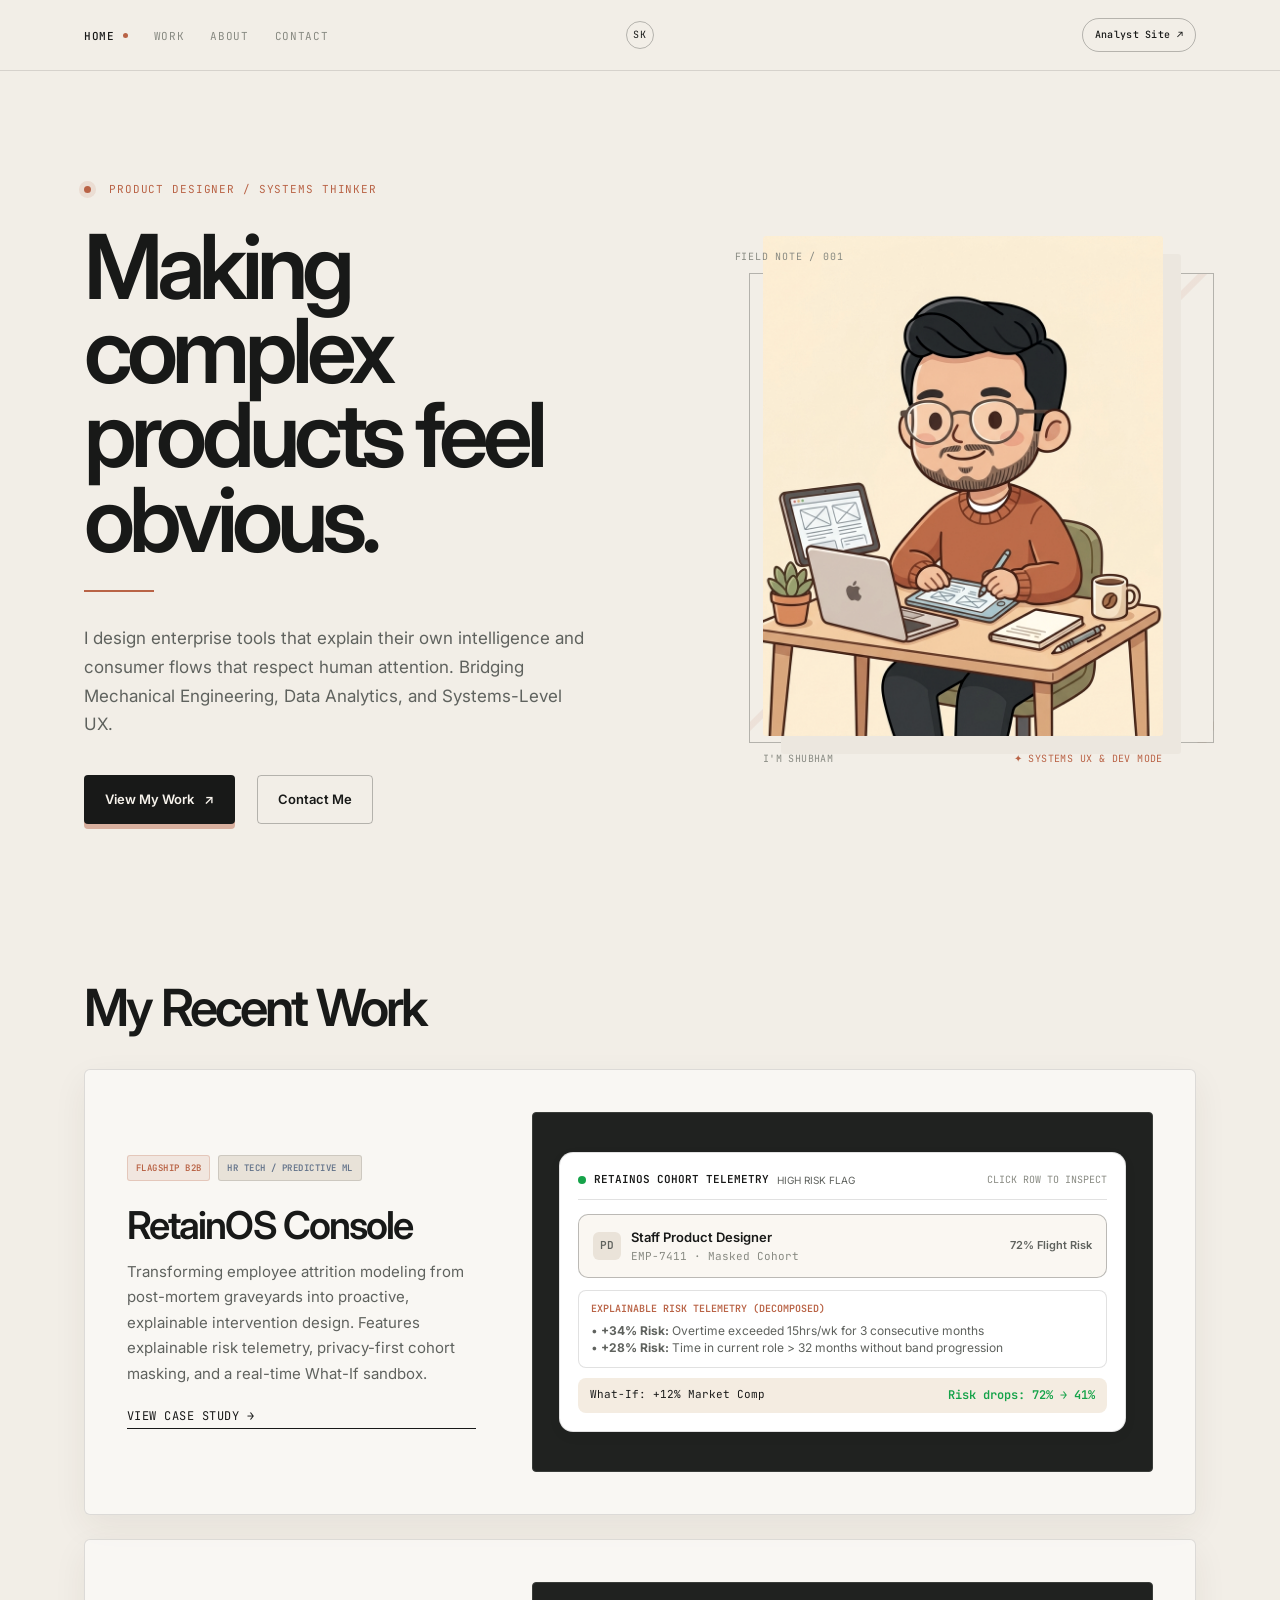
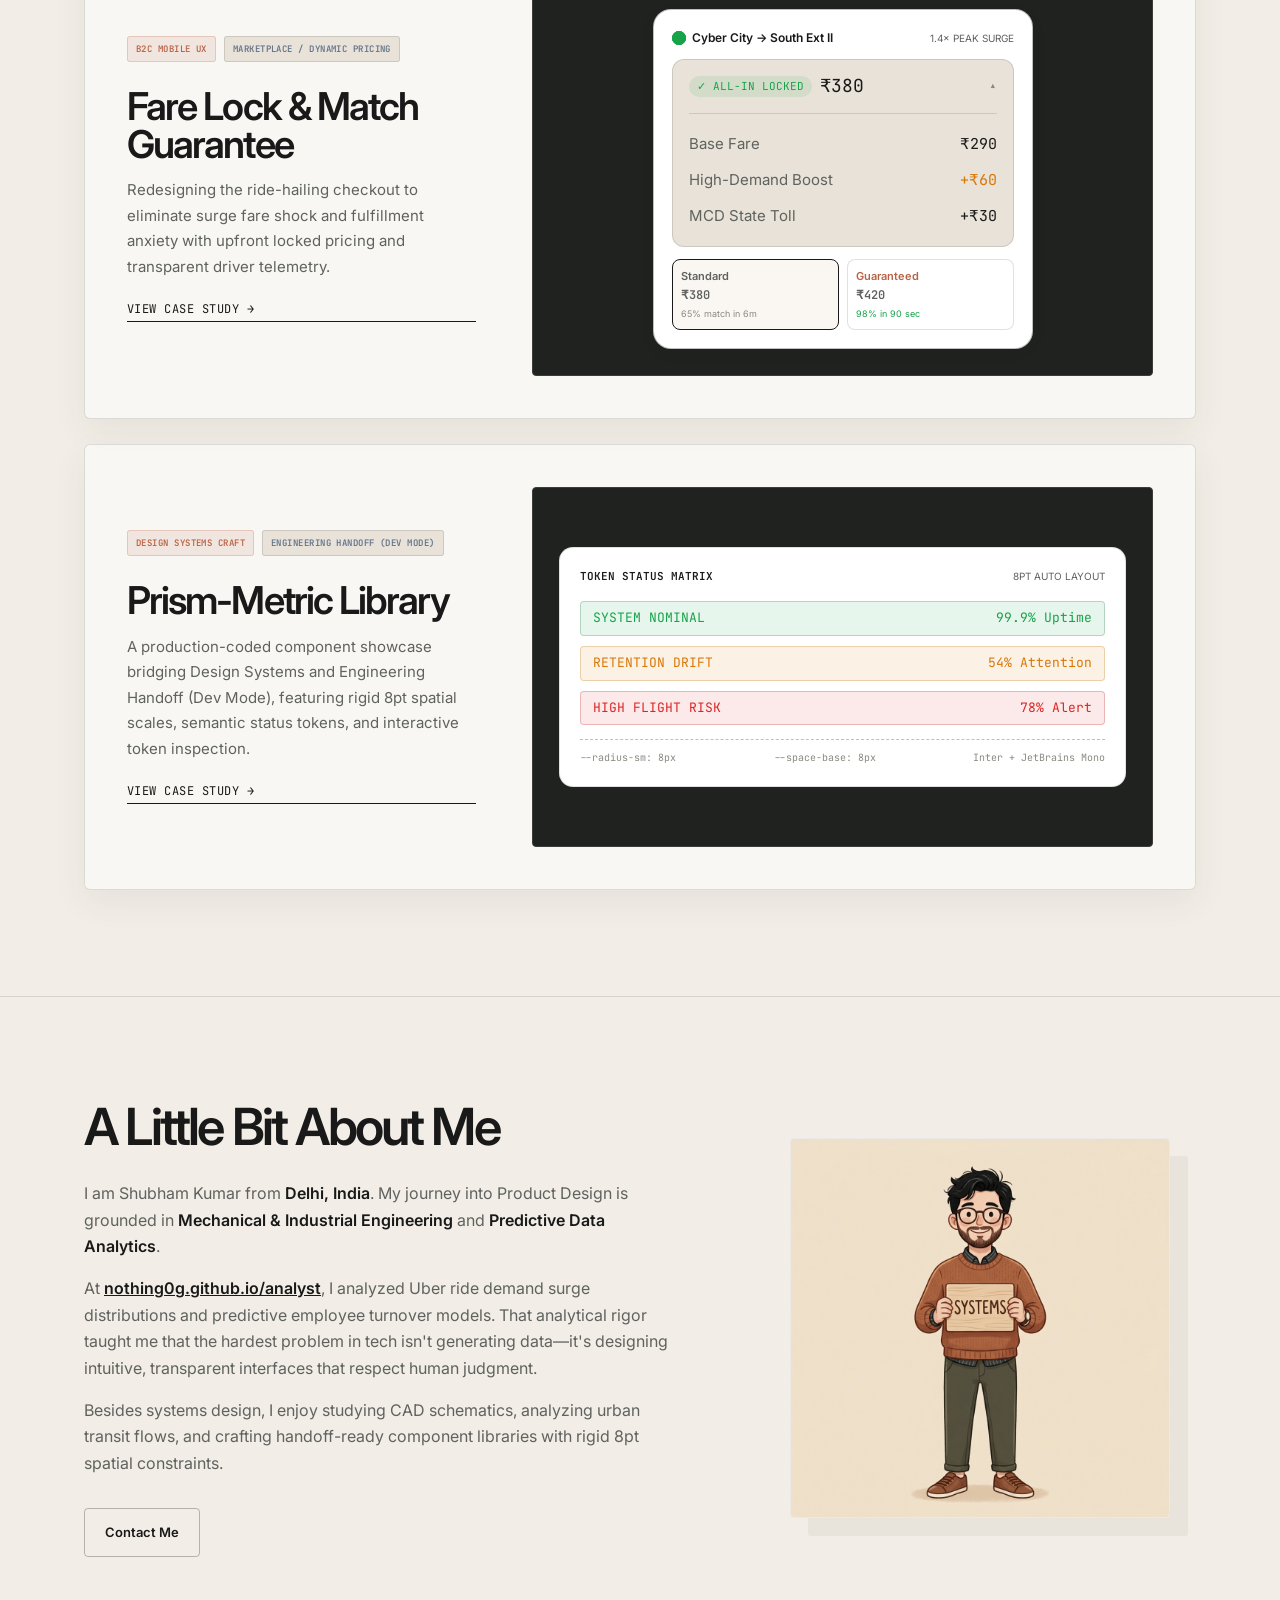
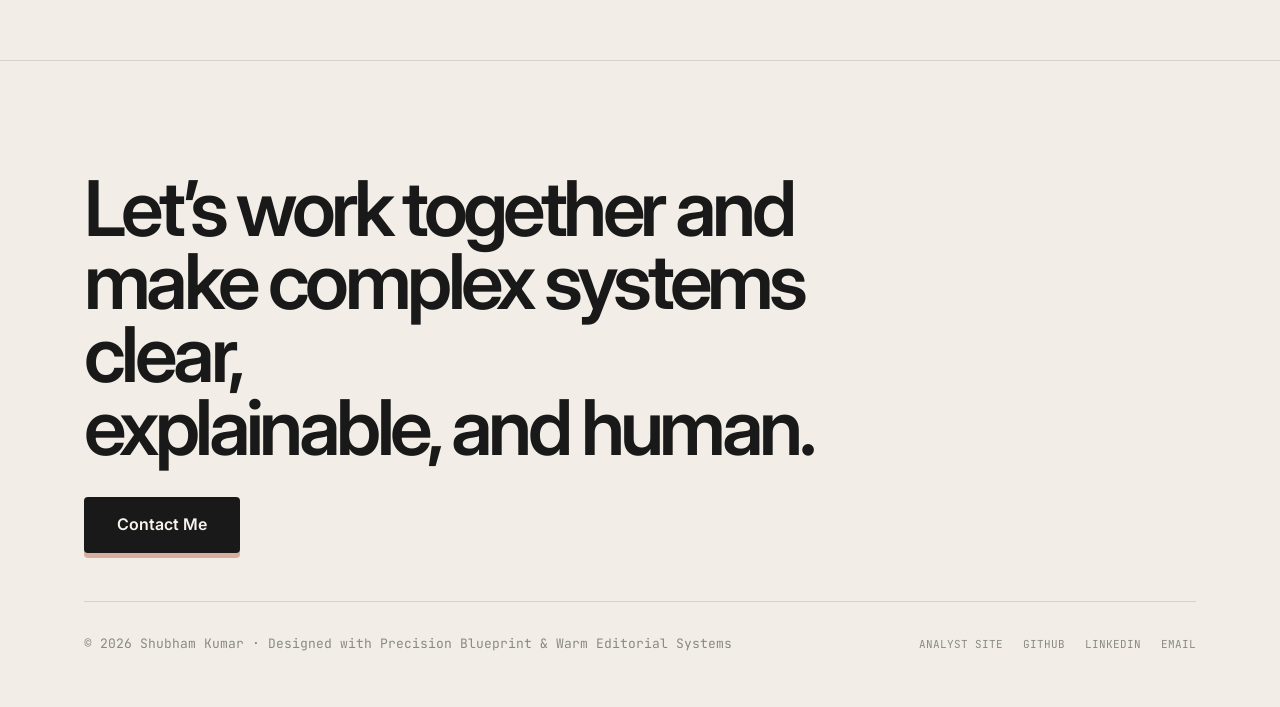
<file: index.html>
<!DOCTYPE html>
<html lang="en">
<head>
  <meta charset="UTF-8">
  <meta name="viewport" content="width=device-width, initial-scale=1.0">
  <title>Shubham Kumar — Product Designer & Systems Architect</title>
  <meta name="description" content="Portfolio of Shubham Kumar, Product Designer bridging Mechanical/Industrial Engineering, Data Analytics, and Systems-Level UX Design.">
  <link rel="stylesheet" href="css/design-system.css">
  <link rel="stylesheet" href="css/components.css">
  <link rel="stylesheet" href="css/animations.css">
  <link rel="stylesheet" href="css/prototypes.css">
  <link rel="stylesheet" href="css/premium.css">
</head>
<body>

  <!-- ==========================================================================
       1. NAVIGATION (Simple & Clean)
       ========================================================================== -->
  <header class="site-nav">
    <div class="container nav-inner">
      <nav>
        <ul class="nav-links">
          <li><a href="#home" class="nav-link active">Home</a></li>
          <li><a href="#work" class="nav-link">Work</a></li>
          <li><a href="#about" class="nav-link">About</a></li>
          <li><a href="#contact" class="nav-link">Contact</a></li>
        </ul>
      </nav>

      <div class="nav-right-actions">
        <a href="https://nothing0g.github.io/analyst/" target="_blank" rel="noopener" class="nav-analyst-btn">
          Analyst Site ↗
        </a>
      </div>
    </div>
  </header>

  <!-- ==========================================================================
       2. HERO SECTION (With Floating Badges & Animations)
       ========================================================================== -->
  <section id="home" class="hero-section">
    <div class="container hero-grid">
      
      <!-- Left Content Column -->
      <div class="reveal-on-scroll is-visible">
        <div class="hero-pill-tag">
          <span aria-hidden="true"></span>
          <span>Product designer / systems thinker</span>
        </div>

        <h1 class="hero-headline">
          Making complex products<br>
          feel obvious.
        </h1>

        <p class="hero-subtext">
          I design enterprise tools that explain their own intelligence and consumer flows that respect human attention. Bridging Mechanical Engineering, Data Analytics, and Systems-Level UX.
        </p>

        <div class="hero-cta-group">
          <a href="#work" class="btn-primary">
            <span>View My Work</span>
            <span aria-hidden="true">↗</span>
          </a>
          <a href="#contact" class="btn-secondary">
            Contact Me
          </a>
        </div>
      </div>

      <!-- Right Visual Column (Floating Avatar & Animated Badges) -->
      <div class="hero-avatar-wrapper reveal-on-scroll is-visible delay-1">
        
        <!-- Floating Pill 1 -->
        <div class="floating-pill pill-top-left">
          <span aria-hidden="true">01</span>
          <span>8pt Auto Layout</span>
        </div>

        <!-- Floating Pill 2 -->
        <div class="floating-pill pill-top-right">
          <span aria-hidden="true">02</span>
          <span>Explainable ML</span>
        </div>

        <!-- Floating Pill 3 -->
        <div class="floating-pill pill-bottom-right">
          <span aria-hidden="true">03</span>
          <span>Systems UX</span>
        </div>

        <img src="assets/shubham_hero_avatar.jpg" alt="Shubham Kumar - Product Designer" class="hero-avatar-img">
        <div class="hero-avatar-caption">
          <span>I'm Shubham</span>
          <span>✦ Systems UX & Dev Mode</span>
        </div>
      </div>

    </div>
  </section>

  <!-- ==========================================================================
       3. "MY RECENT WORK" SECTION (Stacked Cards with 3D Hover & Shimmer)
       ========================================================================== -->
  <section id="work" class="work-section">
    <div class="container">
      <h2 class="section-title reveal-on-scroll">My Recent Work</h2>

      <div class="work-cards-stack">

        <!-- WORK CARD 1: RETAINOS (B2B FLAGSHIP) -->
        <article class="work-card reveal-on-scroll" data-tilt>
          <div class="work-card-info">
            <div class="work-card-pill-row">
              <span class="work-badge highlight">Flagship B2B</span>
              <span class="work-badge">HR Tech / Predictive ML</span>
            </div>
            
            <h3 class="work-card-title">RetainOS Console</h3>
            
            <p class="work-card-desc">
              Transforming employee attrition modeling from post-mortem graveyards into proactive, explainable intervention design. Features explainable risk telemetry, privacy-first cohort masking, and a real-time What-If sandbox.
            </p>

            <a href="#/retainos" class="work-card-link open-case-study" data-study="retainos">
              View Case Study →
            </a>
          </div>

          <!-- Native Embedded Interactive Component Preview -->
          <div class="work-card-preview-container">
            <div style="background: #FFFFFF; border-radius: 14px; border: 1px solid var(--hairline); padding: 18px; box-shadow: 0 4px 16px rgba(0,0,0,0.03);">
              
              <!-- Mini Header -->
              <div style="display: flex; justify-content: space-between; align-items: center; margin-bottom: 14px; padding-bottom: 10px; border-bottom: 1px solid var(--hairline);">
                <div style="display: flex; align-items: center; gap: 8px;">
                  <span class="status-dot-pulse" style="width: 8px; height: 8px; border-radius: 50%; background: var(--status-nominal); display: inline-block;"></span>
                  <span style="font-family: var(--font-mono); font-size: 11px; font-weight: 600; color: var(--ink-primary);">RETAINOS COHORT TELEMETRY</span>
                  <span class="mono-chip critical" style="font-size: 10px;">HIGH RISK FLAG</span>
                </div>
                <span style="font-family: var(--font-mono); font-size: 10px; color: var(--ink-tertiary);">CLICK ROW TO INSPECT</span>
              </div>

              <!-- Interactive Cohort Table Row -->
              <div id="hero-retainos-row" style="background: #FAF7F2; border: 1px solid var(--hairline-strong); border-radius: 10px; padding: 12px 14px; cursor: pointer; transition: all 0.2s ease; margin-bottom: 12px;">
                <div style="display: flex; justify-content: space-between; align-items: center;">
                  <div style="display: flex; align-items: center; gap: 10px;">
                    <div style="width: 28px; height: 28px; border-radius: 6px; background: #EAE3D9; display: flex; align-items: center; justify-content: center; font-family: var(--font-mono); font-size: 11px; font-weight: 600;">PD</div>
                    <div>
                      <div style="font-size: 13px; font-weight: 600; color: var(--ink-primary);">Staff Product Designer</div>
                      <div style="font-family: var(--font-mono); font-size: 11px; color: var(--ink-tertiary);">EMP-7411 · Masked Cohort</div>
                    </div>
                  </div>
                  <span class="mono-chip critical" style="font-size: 11px; font-weight: 600;">72% Flight Risk</span>
                </div>
              </div>

              <!-- Explainable Risk Drivers (Anti-Black-Box UI) -->
              <div style="background: #FFFFFF; border: 1px solid var(--hairline); border-radius: 8px; padding: 10px 12px; margin-bottom: 10px;">
                <div style="font-family: var(--font-mono); font-size: 10px; color: var(--accent-copper); font-weight: 600; margin-bottom: 6px; text-transform: uppercase;">
                  Explainable Risk Telemetry (Decomposed)
                </div>
                <div style="font-size: 12px; color: var(--ink-secondary); line-height: 1.4;">
                  • <strong>+34% Risk:</strong> Overtime exceeded 15hrs/wk for 3 consecutive months<br>
                  • <strong>+28% Risk:</strong> Time in current role &gt; 32 months without band progression
                </div>
              </div>

              <!-- Live What-If Sandbox Preview -->
              <div style="display: flex; justify-content: space-between; align-items: center; background: #F4ECE1; border-radius: 8px; padding: 8px 12px; font-size: 12px;">
                <span style="font-family: var(--font-mono); font-size: 11px; color: var(--ink-primary);">What-If: +12% Market Comp</span>
                <span style="font-family: var(--font-mono); font-weight: 600; color: var(--status-nominal);">Risk drops: 72% → 41%</span>
              </div>

            </div>
          </div>
        </article>

        <!-- WORK CARD 2: UBER FARE LOCK (B2C MOBILE UX) -->
        <article class="work-card reveal-on-scroll delay-1" data-tilt>
          <div class="work-card-info">
            <div class="work-card-pill-row">
              <span class="work-badge highlight">B2C Mobile UX</span>
              <span class="work-badge">Marketplace / Dynamic Pricing</span>
            </div>
            
            <h3 class="work-card-title">Fare Lock & Match Guarantee</h3>
            
            <p class="work-card-desc">
              Redesigning the ride-hailing checkout to eliminate surge fare shock and fulfillment anxiety with upfront locked pricing and transparent driver telemetry.
            </p>

            <a href="#/uber" class="work-card-link open-case-study" data-study="uber">
              View Case Study →
            </a>
          </div>

          <!-- Native Embedded Interactive Component Preview -->
          <div class="work-card-preview-container">
            <div style="max-width: 380px; margin: 0 auto; width: 100%; background: #FFFFFF; border-radius: 18px; border: 1px solid var(--hairline-strong); padding: 18px; box-shadow: 0 4px 16px rgba(0,0,0,0.04);">
              
              <div style="display: flex; justify-content: space-between; align-items: center; margin-bottom: 12px;">
                <div style="display: flex; align-items: center; gap: 6px;">
                  <span class="radar-sonar-emitter"></span>
                  <span style="font-size: 12px; font-weight: 600; color: var(--ink-primary);">Cyber City → South Ext II</span>
                </div>
                <span class="mono-chip warning" style="font-size: 10px;">1.4× PEAK SURGE</span>
              </div>

              <!-- Interactive Expandable Fare Pill -->
              <div id="card-uber-fare-pill" class="uber-fare-pill-card expanded" style="margin-bottom: 12px; cursor: pointer;">
                <div class="fare-pill-summary-row">
                  <div class="fare-pill-left">
                    <span class="fare-pill-tag">✓ ALL-IN LOCKED</span>
                    <span class="fare-pill-amount">₹380</span>
                  </div>
                  <span class="fare-pill-chevron">▾</span>
                </div>
                <div class="fare-breakdown-details" style="display: block;">
                  <div class="breakdown-line-item">
                    <span>Base Fare</span>
                    <span class="amt">₹290</span>
                  </div>
                  <div class="breakdown-line-item">
                    <span>High-Demand Boost</span>
                    <span class="amt" style="color: var(--status-warning);">+₹60</span>
                  </div>
                  <div class="breakdown-line-item">
                    <span>MCD State Toll</span>
                    <span class="amt">+₹30</span>
                  </div>
                </div>
              </div>

              <!-- 2-Tier Fulfillment Confidence Selector -->
              <div style="display: grid; grid-template-columns: 1fr 1fr; gap: 8px;">
                <div style="border: 1.5px solid var(--btn-primary-bg); background: #FAF7F2; border-radius: 8px; padding: 8px; text-align: left;">
                  <div style="font-size: 11px; font-weight: 600;">Standard</div>
                  <div style="font-family: var(--font-mono); font-size: 12px; font-weight: 600;">₹380</div>
                  <div style="font-size: 9px; color: var(--ink-tertiary); margin-top: 2px;">65% match in 6m</div>
                </div>
                <div style="border: 1px solid var(--hairline); background: #FFFFFF; border-radius: 8px; padding: 8px; text-align: left;">
                  <div style="font-size: 11px; font-weight: 600; color: var(--accent-copper);">Guaranteed</div>
                  <div style="font-family: var(--font-mono); font-size: 12px; font-weight: 600;">₹420</div>
                  <div style="font-size: 9px; color: var(--status-nominal); margin-top: 2px;">98% in 90 sec</div>
                </div>
              </div>

            </div>
          </div>
        </article>

        <!-- WORK CARD 3: PRISM-METRIC (DESIGN SYSTEMS CRAFT) -->
        <article class="work-card reveal-on-scroll delay-2" data-tilt>
          <div class="work-card-info">
            <div class="work-card-pill-row">
              <span class="work-badge highlight">Design Systems Craft</span>
              <span class="work-badge">Engineering Handoff (Dev Mode)</span>
            </div>
            
            <h3 class="work-card-title">Prism-Metric Library</h3>
            
            <p class="work-card-desc">
              A production-coded component showcase bridging Design Systems and Engineering Handoff (Dev Mode), featuring rigid 8pt spatial scales, semantic status tokens, and interactive token inspection.
            </p>

            <a href="#/prism" class="work-card-link open-case-study" data-study="prism">
              View Case Study →
            </a>
          </div>

          <!-- Native Embedded Interactive Component Preview -->
          <div class="work-card-preview-container">
            <div style="background: #FFFFFF; border-radius: 14px; border: 1px solid var(--hairline); padding: 20px;">
              
              <div style="display: flex; justify-content: space-between; align-items: center; margin-bottom: 16px;">
                <span style="font-family: var(--font-mono); font-size: 11px; font-weight: 600; color: var(--ink-primary);">TOKEN STATUS MATRIX</span>
                <span class="mono-chip copper" style="font-size: 10px;">8PT AUTO LAYOUT</span>
              </div>

              <div style="display: flex; flex-direction: column; gap: 10px;">
                <div class="prism-status-badge nominal comfortable" style="justify-content: space-between; width: 100%;">
                  <span>SYSTEM NOMINAL</span>
                  <span>99.9% Uptime</span>
                </div>
                <div class="prism-status-badge warning comfortable" style="justify-content: space-between; width: 100%;">
                  <span>RETENTION DRIFT</span>
                  <span>54% Attention</span>
                </div>
                <div class="prism-status-badge critical comfortable" style="justify-content: space-between; width: 100%;">
                  <span>HIGH FLIGHT RISK</span>
                  <span>78% Alert</span>
                </div>
              </div>

              <div style="margin-top: 14px; padding-top: 10px; border-top: 1px dashed var(--hairline-strong); display: flex; justify-content: space-between; font-family: var(--font-mono); font-size: 10px; color: var(--ink-tertiary);">
                <span>--radius-sm: 8px</span>
                <span>--space-base: 8px</span>
                <span>Inter + JetBrains Mono</span>
              </div>

            </div>
          </div>
        </article>

      </div>
    </div>
  </section>

  <!-- ==========================================================================
       4. "A LITTLE BIT ABOUT ME" SECTION (Exact 2-Column Structure)
       ========================================================================== -->
  <section id="about" class="about-section">
    <div class="container about-grid">
      
      <!-- Left Editorial Story -->
      <div class="about-text-content reveal-on-scroll">
        <h2 class="section-title">A Little Bit About Me</h2>
        
        <div class="about-paragraphs">
          <p>
            I am Shubham Kumar from <strong>Delhi, India</strong>. My journey into Product Design is grounded in <strong>Mechanical & Industrial Engineering</strong> and <strong>Predictive Data Analytics</strong>.
          </p>
          <p>
            At <a href="https://nothing0g.github.io/analyst/" target="_blank" rel="noopener" style="text-decoration: underline; color: var(--btn-primary-bg); font-weight: 600;">nothing0g.github.io/analyst</a>, I analyzed Uber ride demand surge distributions and predictive employee turnover models. That analytical rigor taught me that the hardest problem in tech isn't generating data—it's designing intuitive, transparent interfaces that respect human judgment.
          </p>
          <p>
            Besides systems design, I enjoy studying CAD schematics, analyzing urban transit flows, and crafting handoff-ready component libraries with rigid 8pt spatial constraints.
          </p>
        </div>

        <a href="#contact" class="btn-secondary">
          Contact Me
        </a>
      </div>

      <!-- Right Visual Column (Standing Character Illustration) -->
      <div class="reveal-on-scroll delay-1">
        <img src="assets/shubham_about_avatar.jpg" alt="Shubham Kumar holding SYSTEMS sign" class="about-avatar-img">
      </div>

    </div>
  </section>

  <!-- ==========================================================================
       5. FOOTER / "LET'S WORK TOGETHER..." SECTION
       ========================================================================== -->
  <footer id="contact" class="footer-cta-section">
    <div class="container">
      
      <h2 class="footer-headline reveal-on-scroll">
        Let’s work together and<br>
        make complex systems clear,<br>
        explainable, and human.
      </h2>

      <div class="reveal-on-scroll delay-1">
        <a href="mailto:shubham1sure@gmail.com" class="btn-primary" style="padding: 14px 32px; font-size: 16px;">
          Contact Me
        </a>
      </div>

      <div class="footer-bottom-bar reveal-on-scroll delay-2">
        <div style="font-family: var(--font-mono); font-size: 13px; color: var(--ink-tertiary);">
          © 2026 Shubham Kumar · Designed with Precision Blueprint & Warm Editorial Systems
        </div>

        <div class="footer-social-links">
          <a href="https://nothing0g.github.io/analyst/" target="_blank" rel="noopener" class="social-icon-link">
            <span>🌐</span> Analyst Site
          </a>
          <a href="https://github.com/nothing0g" target="_blank" rel="noopener" class="social-icon-link">
            <span>💻</span> GitHub
          </a>
          <a href="https://www.linkedin.com/in/shubham-kumar-diff/" target="_blank" rel="noopener" class="social-icon-link">
            <span>💼</span> LinkedIn
          </a>
          <a href="mailto:shubham1sure@gmail.com" class="social-icon-link">
            <span>✉️</span> Email
          </a>
        </div>
      </div>

    </div>
  </footer>

  <!-- ==========================================================================
       6. CASE STUDY DEEP DIVE MODALS (Natively Integrated)
       ========================================================================== -->
  
  <!-- RETAINOS MODAL -->
  <div id="modal-retainos" class="case-study-modal">
    <div class="modal-content-container">
      <div class="modal-close-bar">
        <span style="font-family: var(--font-serif); font-size: 18px; font-weight: 700; color: var(--ink-primary);">
          RetainOS: Enterprise Retention & Intervention Console
        </span>
        <button class="modal-close-btn" data-close-modal>
          Close Case Study ✕
        </button>
      </div>

      <div class="modal-body">
        
        <!-- Case Study Header -->
        <div style="margin-bottom: 32px; border-bottom: 1px solid var(--hairline); padding-bottom: 24px;">
          <span class="mono-chip critical" style="margin-bottom: 12px;">Case Study 01 — B2B Enterprise</span>
          <h1 style="font-family: var(--font-serif); font-size: 38px; margin-bottom: 12px; line-height: 1.2;">
            RetainOS: Transforming HR Attrition Analytics into Explainable Intervention Design
          </h1>
          <p style="font-size: 17px; color: var(--ink-secondary); line-height: 1.6; max-width: 820px;">
            A senior-caliber enterprise console converting passive machine learning risk scores into transparent, human-readable drivers and live What-If intervention workflows.
          </p>

          <div style="display: grid; grid-template-columns: repeat(4, 1fr); gap: 12px; margin-top: 20px;">
            <div style="background: #FAF7F2; padding: 10px 14px; border-radius: 8px; border: 1px solid var(--hairline);">
              <div style="font-family: var(--font-mono); font-size: 10px; color: var(--ink-tertiary);">ROLE</div>
              <div style="font-size: 13px; font-weight: 600;">Staff Product Designer</div>
            </div>
            <div style="background: #FAF7F2; padding: 10px 14px; border-radius: 8px; border: 1px solid var(--hairline);">
              <div style="font-family: var(--font-mono); font-size: 10px; color: var(--ink-tertiary);">TIMELINE</div>
              <div style="font-size: 13px; font-weight: 600;">6 Weeks (End-to-End)</div>
            </div>
            <div style="background: #FAF7F2; padding: 10px 14px; border-radius: 8px; border: 1px solid var(--hairline);">
              <div style="font-family: var(--font-mono); font-size: 10px; color: var(--ink-tertiary);">FOUNDATION</div>
              <div style="font-size: 13px; font-weight: 600;">Predictive ML Attrition</div>
            </div>
            <div style="background: #FAF7F2; padding: 10px 14px; border-radius: 8px; border: 1px solid var(--hairline);">
              <div style="font-family: var(--font-mono); font-size: 10px; color: var(--ink-tertiary);">IMPACT</div>
              <div style="font-size: 13px; font-weight: 600; color: var(--status-nominal);">34% ↓ Attrition Risk</div>
            </div>
          </div>
        </div>

        <!-- Section: Problem -->
        <div style="margin-bottom: 40px;">
          <h3 style="font-family: var(--font-serif); font-size: 24px; margin-bottom: 12px;">The Post-Mortem Problem</h3>
          <p style="font-size: 15px; color: var(--ink-secondary); line-height: 1.7; margin-bottom: 16px;">
            Traditional HR analytics tools are <strong>post-mortem graveyards</strong>. They showcase elegant historical turnover bar charts months after high-performing engineers have already resigned. When tools attempt predictive modeling, they output a black-box <em>"Flight Risk: 78%"</em> tag that managers ignore because they don't trust the math and don't know what to do next.
          </p>
        </div>

        <!-- FULL INTERACTIVE PROTOTYPE EMBEDDED -->
        <div style="margin-bottom: 48px;">
          <h3 style="font-family: var(--font-serif); font-size: 24px; margin-bottom: 12px;">Live Interactive Prototype: Risk Table & What-If Action Sandbox</h3>
          <p style="font-size: 14px; color: var(--ink-secondary); margin-bottom: 16px;">
            Click any row to open the side inspector drawer. Toggle the What-If sandbox interventions to watch the predicted attrition probability recalculate live:
          </p>

          <div class="prototype-container">
            <div class="prototype-body retainos-wrapper" style="min-height: 520px;">
              
              <!-- Toolbar -->
              <div class="retainos-table-toolbar">
                <div class="retainos-filter-group">
                  <span class="retainos-filter-pill active" data-filter="all">All Cohorts (4)</span>
                  <span class="retainos-filter-pill" data-filter="critical">Critical Risk (&gt;70%)</span>
                  <span class="retainos-filter-pill" data-filter="engineering">Engineering</span>
                  <span class="retainos-filter-pill" data-filter="design">Design</span>
                </div>
                <div class="retainos-privacy-tag">
                  <span class="mono-chip" style="font-size: 10px;">🛡 Cohort Masking Active</span>
                </div>
              </div>

              <!-- Table -->
              <table class="retainos-table">
                <thead>
                  <tr>
                    <th>Role / Cohort</th>
                    <th>Department</th>
                    <th>Risk Score</th>
                    <th>Primary Risk Driver</th>
                    <th>6-Mo Trend</th>
                  </tr>
                </thead>
                <tbody id="retainos-table-body">
                  <!-- Populated by JS -->
                </tbody>
              </table>

              <!-- Side Inspector Drawer -->
              <aside id="retainos-drawer" class="retainos-drawer">
                <div class="drawer-header">
                  <div class="drawer-title-group">
                    <h4 id="drawer-emp-title">Staff Product Designer</h4>
                    <span id="drawer-emp-meta">EMP-7411 · Design Systems</span>
                  </div>
                  <button id="retainos-close-drawer" class="drawer-close-btn" title="Close Panel">✕</button>
                </div>

                <div class="drawer-body">
                  <div class="gauge-card">
                    <div class="gauge-header">
                      <span style="font-family: var(--font-mono); font-size: 11px; text-transform: uppercase; color: var(--ink-tertiary);">Attrition Probability</span>
                      <span class="mono-chip critical">Critical Attention</span>
                    </div>
                    <div id="drawer-gauge-score" class="gauge-score-large critical">72%</div>
                    <div class="gauge-bar-track">
                      <div id="drawer-gauge-fill" class="gauge-bar-fill critical" style="width: 72%;"></div>
                    </div>
                  </div>

                  <div>
                    <div class="drivers-list-title">
                      <span>Explainable Risk Telemetry</span>
                      <span style="color: var(--accent-copper);">3 Weighted Drivers</span>
                    </div>
                    <div id="drawer-drivers-container"></div>
                  </div>

                  <!-- WHAT-IF ACTION SANDBOX -->
                  <div class="simulator-card">
                    <div class="simulator-header">
                      <span class="simulator-title">⚡ What-If Action Sandbox</span>
                      <span class="mono-chip copper" style="font-size: 10px;">Real-Time ML</span>
                    </div>
                    <p style="font-size: 12px; color: var(--ink-secondary); margin-bottom: 12px;">
                      Test potential retention packages before committing HR budget:
                    </p>

                    <div class="simulator-toggles-grid">
                      <div class="intervention-toggle-item" data-intervention="comp">
                        <div class="intervention-info">
                          <span class="intervention-name">+12% Market Comp Adjustment</span>
                          <span class="intervention-delta">-16% Risk Reduction</span>
                        </div>
                        <div class="switch-control"></div>
                      </div>

                      <div class="intervention-toggle-item" data-intervention="remote">
                        <div class="intervention-info">
                          <span class="intervention-name">Shift to Flexible Remote Tier</span>
                          <span class="intervention-delta">-15% Risk Reduction</span>
                        </div>
                        <div class="switch-control"></div>
                      </div>

                      <div class="intervention-toggle-item" data-intervention="band">
                        <div class="intervention-info">
                          <span class="intervention-name">Accelerate Band Progression Review</span>
                          <span class="intervention-delta">-13% Risk Reduction</span>
                        </div>
                        <div class="switch-control"></div>
                      </div>

                      <div class="intervention-toggle-item" data-intervention="mentor">
                        <div class="intervention-info">
                          <span class="intervention-name">Assign Leadership Pool Mentor</span>
                          <span class="intervention-delta">-7% Risk Reduction</span>
                        </div>
                        <div class="switch-control"></div>
                      </div>
                    </div>

                    <div class="simulator-result-box">
                      <span id="sim-delta-label" class="sim-delta-label">No Interventions Active</span>
                      <div class="sim-score-preview">
                        <span id="sim-old-score" class="sim-old-score">72%</span>
                        <span id="sim-new-score" class="sim-new-score critical">72%</span>
                      </div>
                    </div>

                    <button id="btn-sim-approval" class="btn-secondary btn-workflow" disabled>
                      Select Interventions to Simulate
                    </button>
                  </div>

                </div>
              </aside>

            </div>
          </div>
        </div>

        <!-- Section: Rejected Approaches -->
        <div style="background: #FAF7F2; border: 1px solid var(--hairline); border-radius: 14px; padding: 24px; margin-bottom: 32px;">
          <span class="mono-chip critical" style="margin-bottom: 8px;">REJECTED IN DESIGN REVIEW</span>
          <h4 style="font-family: var(--font-serif); font-size: 18px; margin-bottom: 8px;">
            3D Force-Directed Network Graph of Company Departments
          </h4>
          <p style="font-size: 14px; color: var(--ink-secondary); line-height: 1.6;">
            <strong>Why it was killed:</strong> Impressive in a pitch deck, but completely useless for an engineering director triaging 200 reports at 9:00 AM on Monday. 3D nodes overlap and induce cognitive fatigue. Replaced with an uncompromising 8pt sortable data table with inline sparklines and an inspector drawer.
          </p>
        </div>

      </div>
    </div>
  </div>

  <!-- UBER MODAL -->
  <div id="modal-uber" class="case-study-modal">
    <div class="modal-content-container">
      <div class="modal-close-bar">
        <span style="font-family: var(--font-serif); font-size: 18px; font-weight: 700; color: var(--ink-primary);">
          Uber Peak-Demand: Fare Lock & Match Guarantee
        </span>
        <button class="modal-close-btn" data-close-modal>
          Close Case Study ✕
        </button>
      </div>

      <div class="modal-body">
        
        <div style="margin-bottom: 32px; border-bottom: 1px solid var(--hairline); padding-bottom: 24px;">
          <span class="mono-chip warning" style="margin-bottom: 12px;">Case Study 02 — B2C Mobile UX</span>
          <h1 style="font-family: var(--font-serif); font-size: 38px; margin-bottom: 12px; line-height: 1.2;">
            Fare Lock & Match Guarantee: Eliminating Surge Checkout Friction
          </h1>
          <p style="font-size: 17px; color: var(--ink-secondary); line-height: 1.6; max-width: 820px;">
            Redesigning the ride-hailing checkout during 1.4x+ peak demand surges to eliminate Fare Shock (hidden charges) and Fulfillment Anxiety (blind spinning radars).
          </p>
        </div>

        <!-- FULL UBER PHONE PROTOTYPE EMBEDDED -->
        <div style="display: flex; justify-content: center; margin-bottom: 40px;">
          <div class="uber-phone-frame" style="width: 100%; max-width: 440px;">
            <div class="phone-speaker-notch">
              <span>18:45</span>
              <span>●●● 5G · 84%</span>
            </div>

            <div class="phone-screen-content">
              <div style="display: flex; align-items: center; justify-content: space-between; padding-bottom: 8px; border-bottom: 1px solid var(--hairline);">
                <div>
                  <div style="font-size: 11px; font-family: var(--font-mono); color: var(--ink-tertiary);">PICKUP · CYBER CITY GURGAON</div>
                  <div style="font-size: 13px; font-weight: 600; color: var(--ink-primary);">Destination: South Extension II</div>
                </div>
                <span class="mono-chip warning" style="font-size: 10px;">1.4× PEAK SURGE</span>
              </div>

              <!-- Fare Breakdown Pill -->
              <div id="modal-uber-fare-pill" class="uber-fare-pill-card expanded">
                <div class="fare-pill-summary-row">
                  <div class="fare-pill-left">
                    <span class="fare-pill-tag">✓ ALL-IN LOCKED</span>
                    <span class="fare-pill-amount">₹380</span>
                  </div>
                  <span class="fare-pill-chevron">▾</span>
                </div>
                <div class="fare-breakdown-details" style="display: block;">
                  <div class="breakdown-line-item">
                    <span>Base Fare (Distance & Time)</span>
                    <span class="amt">₹290</span>
                  </div>
                  <div class="breakdown-line-item">
                    <span>High-Demand Boost</span>
                    <span class="amt" style="color: var(--status-warning);">+₹60</span>
                  </div>
                  <div class="breakdown-line-item">
                    <span>MCD State Toll (Pre-Calculated)</span>
                    <span class="amt">+₹30</span>
                  </div>
                  <div class="breakdown-guarantee-note">
                    <span>🔒 Zero Variance Guarantee: No surprise charges at drop-off.</span>
                  </div>
                </div>
              </div>

              <!-- Confidence Selector -->
              <div class="confidence-selector-container">
                <div id="modal-tier-standard" class="confidence-tier-card selected">
                  <div class="tier-top-row">
                    <span class="tier-name"><span>Standard Wait</span></span>
                    <span class="tier-price-mono">₹380</span>
                  </div>
                  <div class="tier-telemetry-row">
                    <span>~65% match within 6 mins</span>
                    <span class="driver-dots-group">
                      <span class="driver-dot"></span>
                      <span class="driver-dot"></span>
                      <span class="driver-dot"></span>
                      <span style="font-size: 10px;">3 drivers near</span>
                    </span>
                  </div>
                </div>

                <div id="modal-tier-guaranteed" class="confidence-tier-card">
                  <div class="tier-top-row">
                    <span class="tier-name">
                      <span>Guaranteed Lock</span>
                      <span class="mono-chip copper" style="font-size: 9px;">PRIORITY</span>
                    </span>
                    <span class="tier-price-mono">₹420</span>
                  </div>
                  <div class="tier-telemetry-row">
                    <span class="sla-badge-amber">⚡ 98% Match in 90 sec</span>
                    <span style="font-size: 10px; color: var(--ink-tertiary);">Or free Premier upgrade</span>
                  </div>
                </div>
              </div>

              <button id="modal-uber-confirm-btn" class="btn-primary" style="width: 100%; padding: 12px; font-size: 14px;">
                Request Uber Go · <span style="font-family: var(--font-mono);">₹380</span>
              </button>

              <!-- Radar Step Queue -->
              <div class="radar-queue-card">
                <div class="radar-header">
                  <span style="font-family: var(--font-mono); font-size: 11px; font-weight: 600; color: var(--ink-primary);">POST-BOOKING TELEMETRY</span>
                  <span id="modal-radar-timer-chip" class="mono-chip copper" style="font-size: 10px;">Pinging 4 drivers...</span>
                </div>
                <div class="radar-step-list">
                  <div id="modal-radar-step-1" class="radar-step-item active">
                    <div class="radar-step-icon">1</div>
                    <div class="radar-step-content">
                      <span class="radar-step-title">Pinging 4 drivers within 800m</span>
                      <span class="radar-step-meta">Hex-zone Cyber Hub North · SLA 90s</span>
                    </div>
                  </div>
                  <div id="modal-radar-step-2" class="radar-step-item">
                    <div class="radar-step-icon">2</div>
                    <div class="radar-step-content">
                      <span class="radar-step-title">Driver #2 reviewing fare & route</span>
                      <span class="radar-step-meta">High acceptance affinity score</span>
                    </div>
                  </div>
                  <div id="modal-radar-step-3" class="radar-step-item">
                    <div class="radar-step-icon">3</div>
                    <div class="radar-step-content">
                      <span class="radar-step-title">Driver locked — arriving in 4 min</span>
                      <span class="radar-step-meta">Rajesh K. · Swift Dzire (4.9★)</span>
                    </div>
                  </div>
                </div>
              </div>

            </div>
          </div>
        </div>

      </div>
    </div>
  </div>

  <!-- PRISM MODAL -->
  <div id="modal-prism" class="case-study-modal">
    <div class="modal-content-container">
      <div class="modal-close-bar">
        <span style="font-family: var(--font-serif); font-size: 18px; font-weight: 700; color: var(--ink-primary);">
          Prism-Metric: Component Library & Dev Mode
        </span>
        <button class="modal-close-btn" data-close-modal>
          Close Case Study ✕
        </button>
      </div>

      <div class="modal-body">
        
        <div style="margin-bottom: 32px; border-bottom: 1px solid var(--hairline); padding-bottom: 24px;">
          <span class="mono-chip copper" style="margin-bottom: 12px;">Craft Project — Design Systems</span>
          <h1 style="font-family: var(--font-serif); font-size: 38px; margin-bottom: 12px; line-height: 1.2;">
            Prism-Metric: Production-Coded Design Systems & Dev Mode
          </h1>
          <p style="font-size: 17px; color: var(--ink-secondary); line-height: 1.6; max-width: 820px;">
            Demonstrating how to bridge Design Systems and Engineering Handoff: multi-state badge matrices, draggable data scrubbers, and built-in 8pt grid token inspection.
          </p>
        </div>

        <!-- BADGE SYSTEM PLAYGROUND -->
        <div class="prototype-container cad-frame dev-mode-container" id="modal-badge-playground-container" style="margin-bottom: 40px;">
          <div class="dev-grid-mesh"></div>
          <div class="playground-toolbar">
            <div class="toolbar-group">
              <span class="toolbar-label">State:</span>
              <div class="toolbar-btn-group">
                <button class="toolbar-btn active" data-badge-state="default">Default</button>
                <button class="toolbar-btn" data-badge-state="hover">Hover</button>
                <button class="toolbar-btn" data-badge-state="loading">Skeleton</button>
                <button class="toolbar-btn" data-badge-state="critical">Alert</button>
              </div>
            </div>

            <div class="toolbar-group">
              <span class="toolbar-label">Density:</span>
              <div class="toolbar-btn-group">
                <button class="toolbar-btn data-badge-density" data-badge-density="compact">Compact (24px)</button>
                <button class="toolbar-btn active data-badge-density" data-badge-density="comfortable">Comfortable (32px)</button>
              </div>
            </div>

            <button id="modal-toggle-dev-mode-btn" class="btn-secondary" style="padding: 4px 10px; font-size: 11px; font-family: var(--font-mono); color: var(--accent-copper);">
              Dev Mode: OFF (Inspect Tokens)
            </button>
          </div>

          <div class="badges-matrix-grid">
            <div class="badge-demo-cell dev-mode-target">
              <div class="dev-annotation-tag" style="top: 2px; left: 2px;">p: 6px 12px | gap: 6px</div>
              <span class="badge-token-label">Nominal Status</span>
              <span class="prism-status-badge nominal comfortable">
                <span class="status-dot-pulse" style="width: 5px; height: 5px;"></span>
                <span>Active 99.8%</span>
              </span>
              <span class="badge-token-label" style="font-size: 9px;">var(--status-nominal)</span>
            </div>

            <div class="badge-demo-cell dev-mode-target">
              <div class="dev-annotation-tag" style="top: 2px; left: 2px;">p: 6px 12px | gap: 6px</div>
              <span class="badge-token-label">Warning Status</span>
              <span class="prism-status-badge warning comfortable">
                <span>⚠ 54% Drift</span>
              </span>
              <span class="badge-token-label" style="font-size: 9px;">var(--status-warning)</span>
            </div>

            <div class="badge-demo-cell dev-mode-target">
              <div class="dev-annotation-tag" style="top: 2px; left: 2px;">p: 6px 12px | gap: 6px</div>
              <span class="badge-token-label">Critical Status</span>
              <span class="prism-status-badge critical comfortable">
                <span>⛔ 78% Attrition</span>
              </span>
              <span class="badge-token-label" style="font-size: 9px;">var(--status-critical)</span>
            </div>

            <div class="badge-demo-cell dev-mode-target">
              <div class="dev-annotation-tag" style="top: 2px; left: 2px;">p: 6px 12px | gap: 6px</div>
              <span class="badge-token-label">Informational</span>
              <span class="prism-status-badge info comfortable">
                <span>ℹ SLA Locked</span>
              </span>
              <span class="badge-token-label" style="font-size: 9px;">var(--status-info)</span>
            </div>
          </div>
        </div>

      </div>
    </div>
  </div>

  <script src="js/app.js"></script>
</body>
</html>
</file>
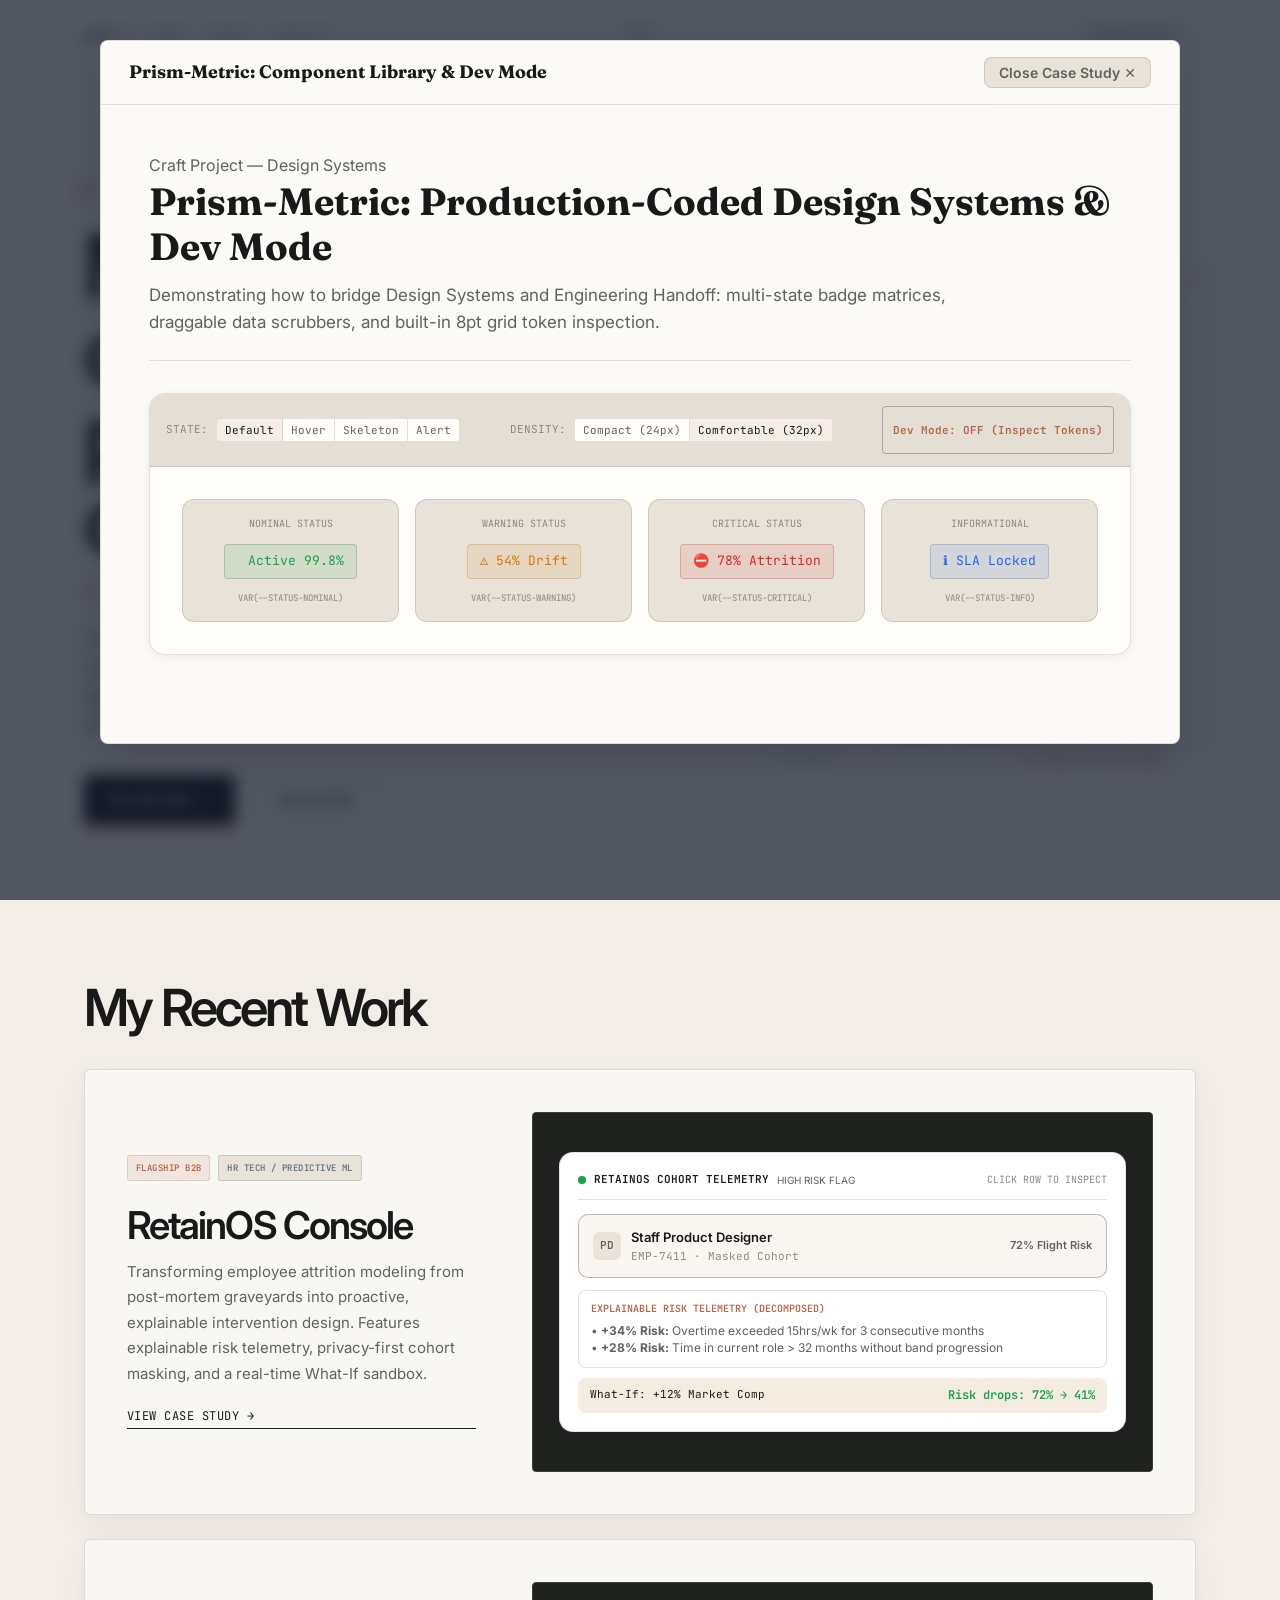
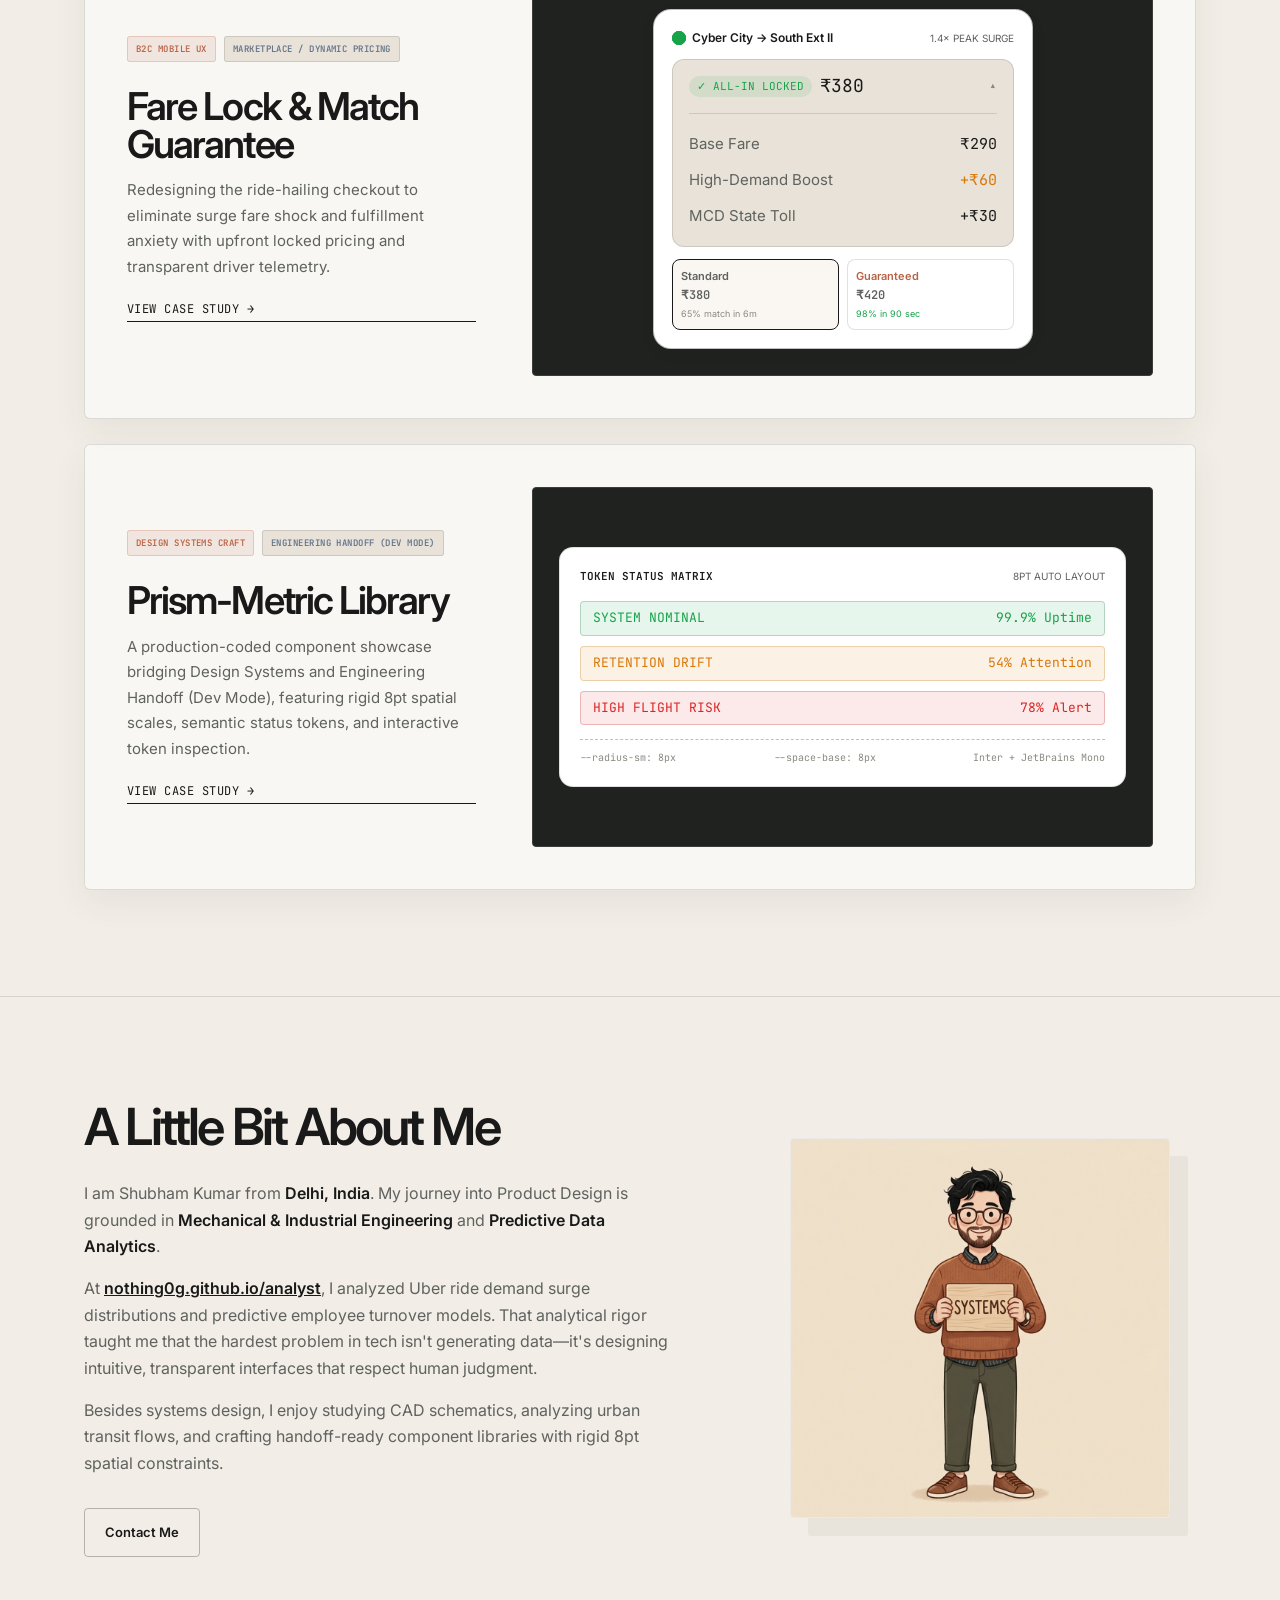
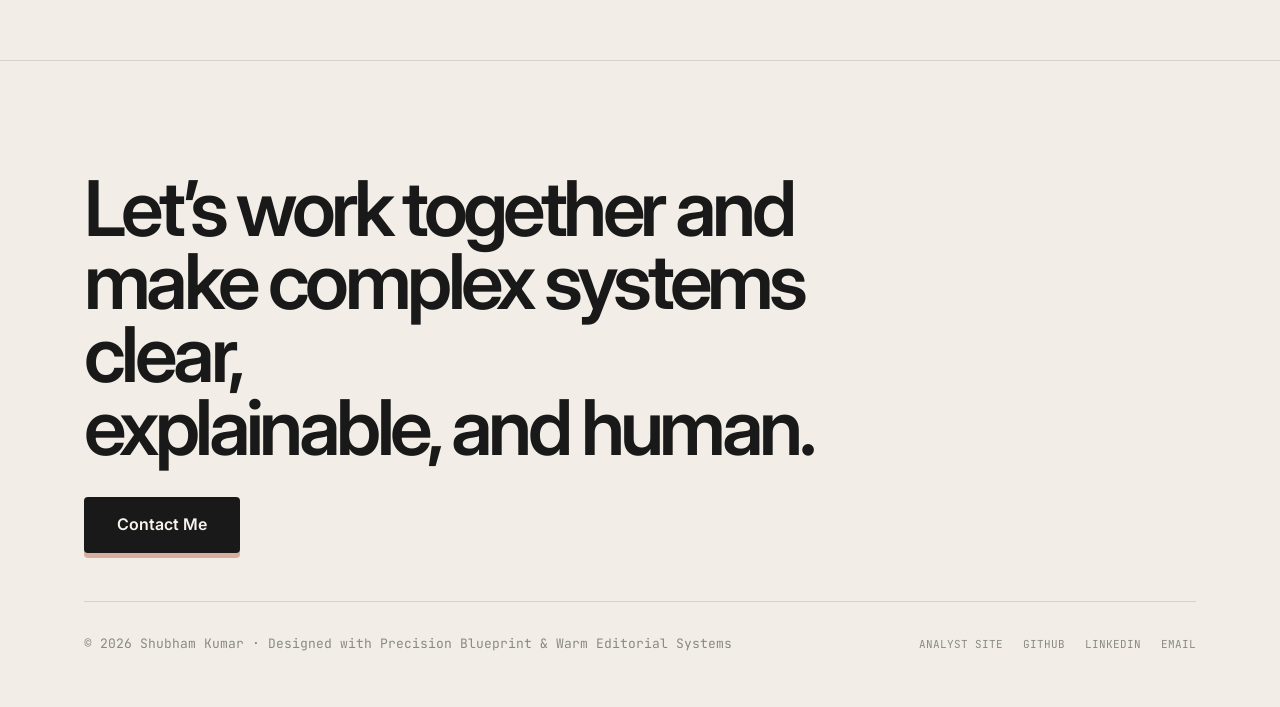
<file: prism-metric.html>
<!DOCTYPE html>
<html lang="en">
<head>
  <meta charset="UTF-8">
  <meta http-equiv="refresh" content="0; url=index.html#/prism">
  <title>Prism-Metric Design System — Shubham Kumar</title>
  <script>window.location.replace('index.html#/prism');</script>
</head>
<body>
  <p>Redirecting to <a href="index.html#/prism">Prism-Metric Design System</a>...</p>
</body>
</html>
</file>
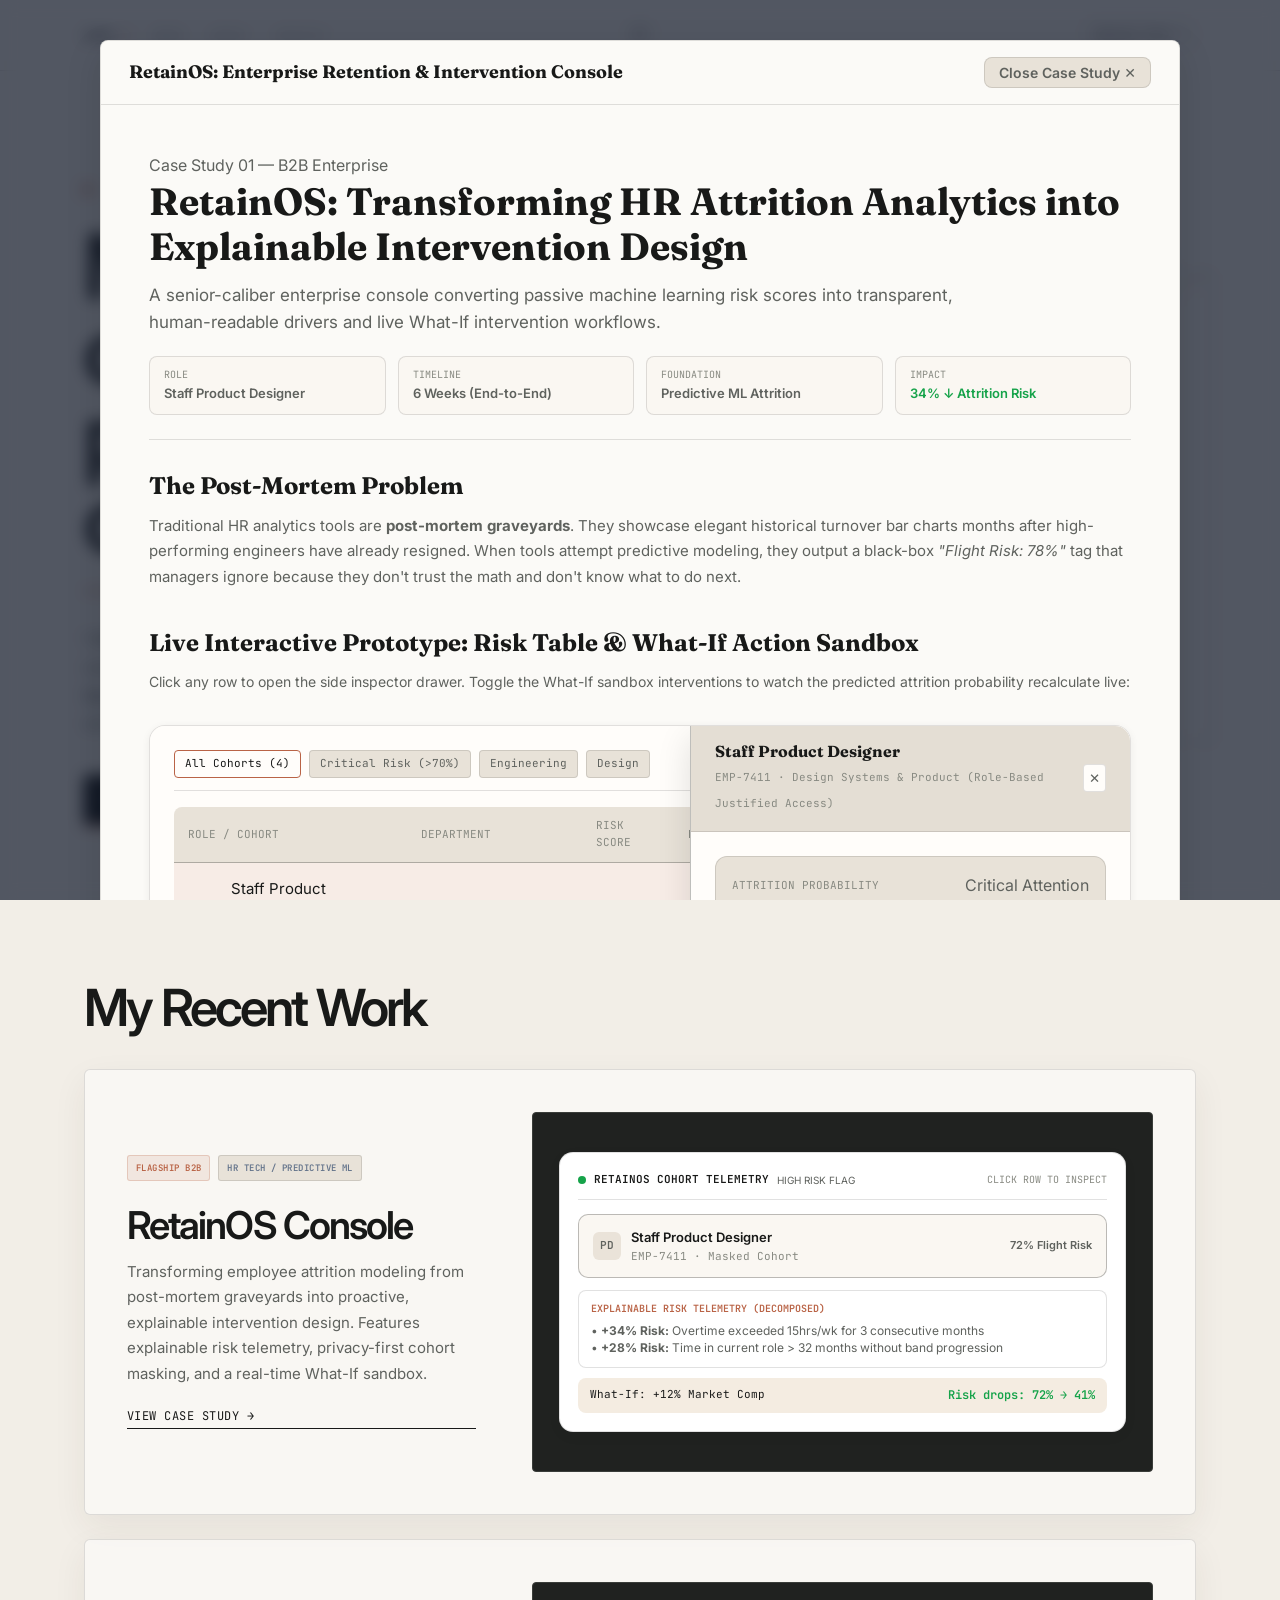
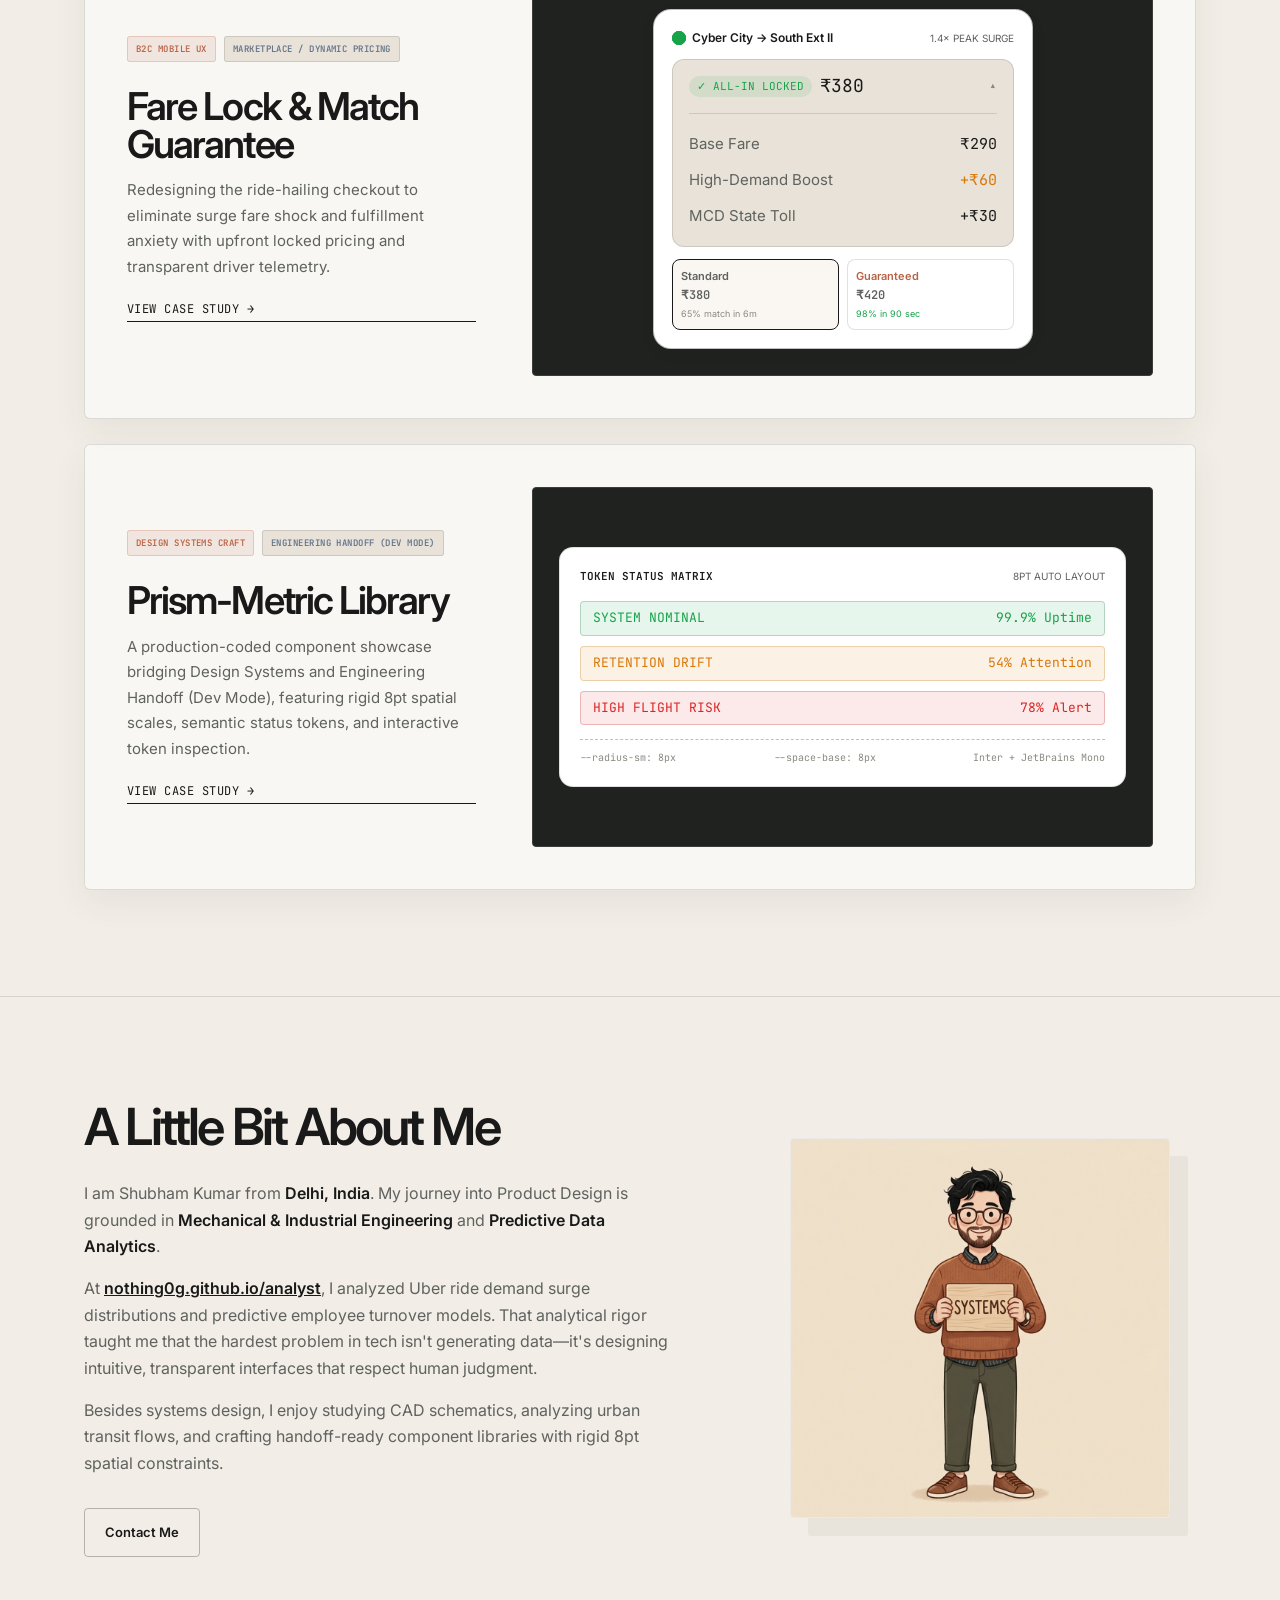
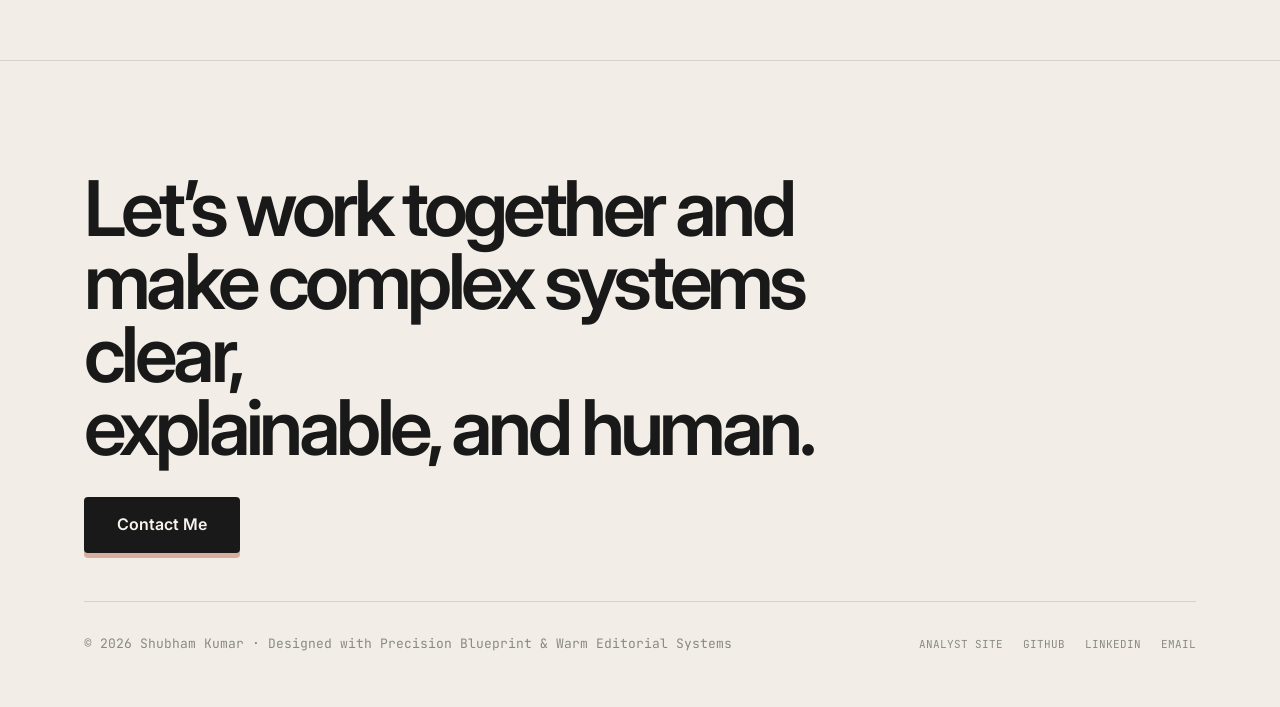
<file: retainos.html>
<!DOCTYPE html>
<html lang="en">
<head>
  <meta charset="UTF-8">
  <meta http-equiv="refresh" content="0; url=index.html#/retainos">
  <title>RetainOS — Shubham Kumar</title>
  <script>window.location.replace('index.html#/retainos');</script>
</head>
<body>
  <p>Redirecting to <a href="index.html#/retainos">RetainOS Case Study</a>...</p>
</body>
</html>
</file>
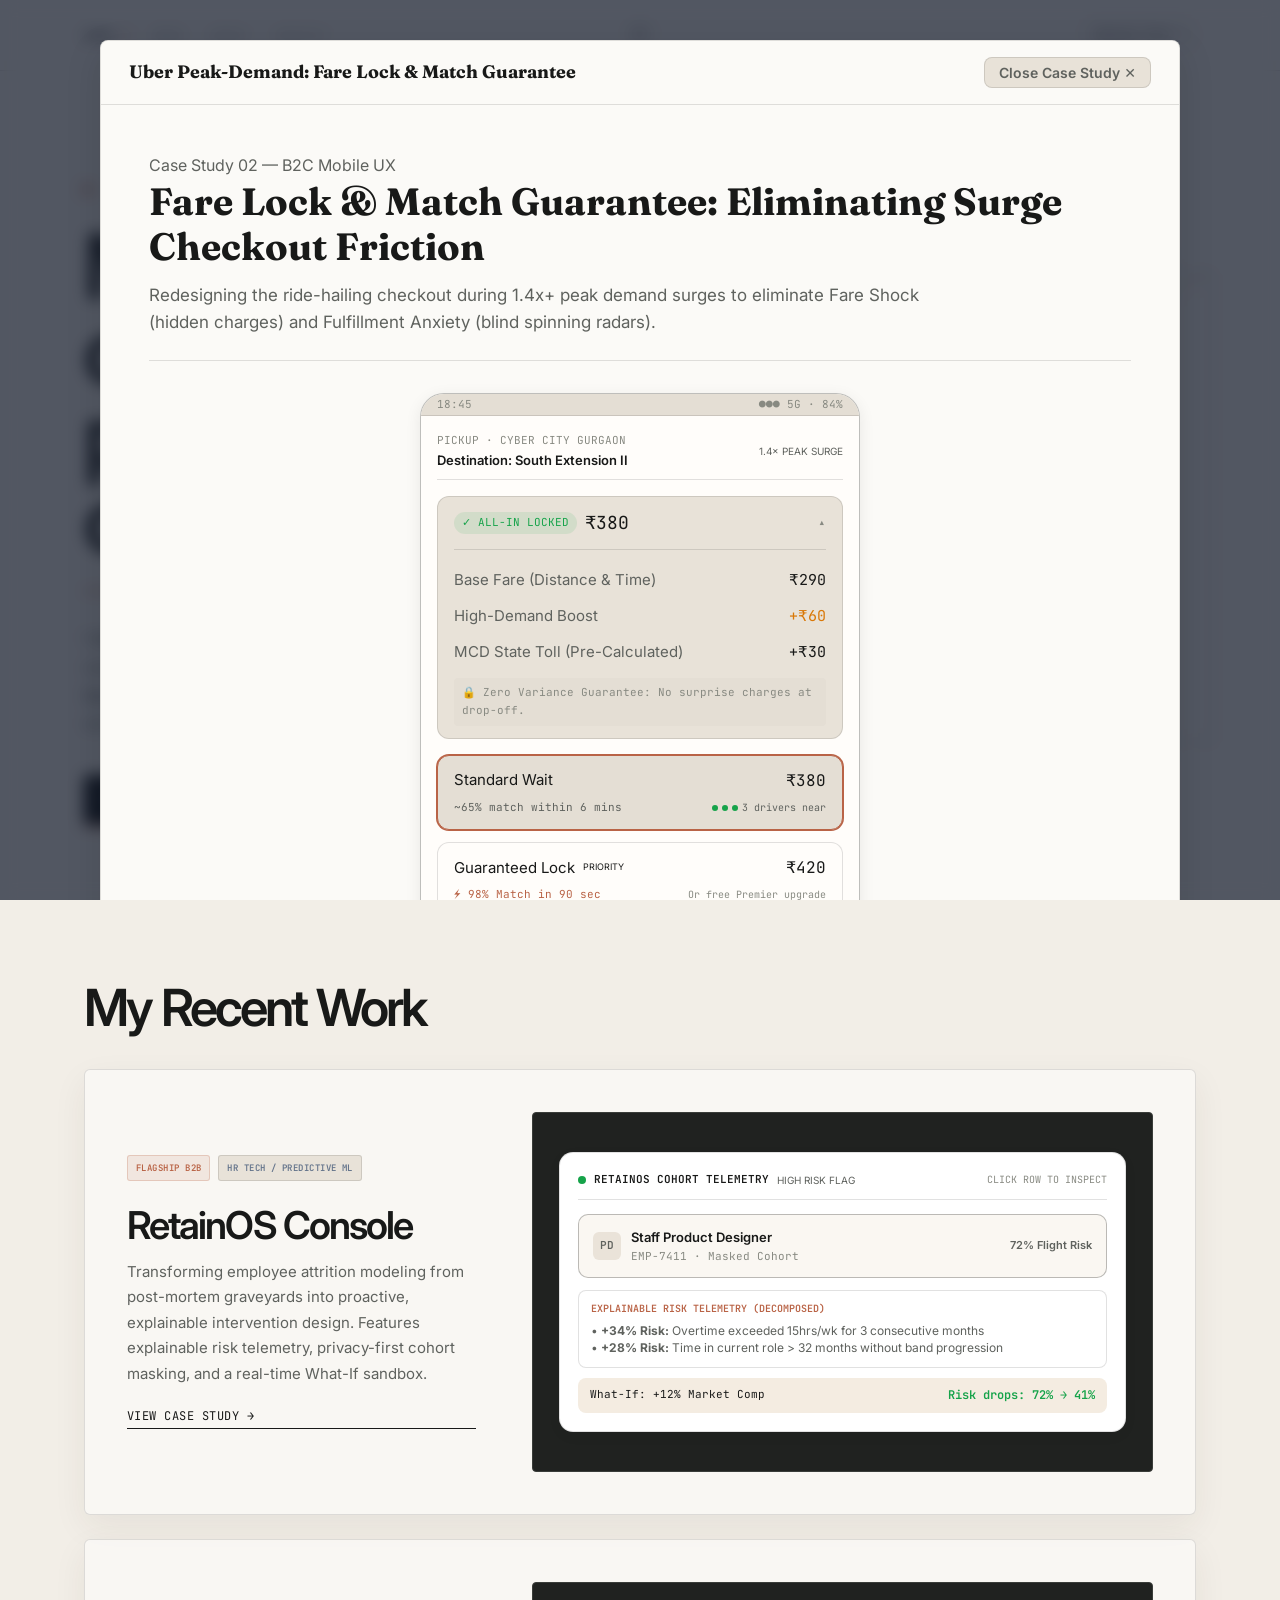
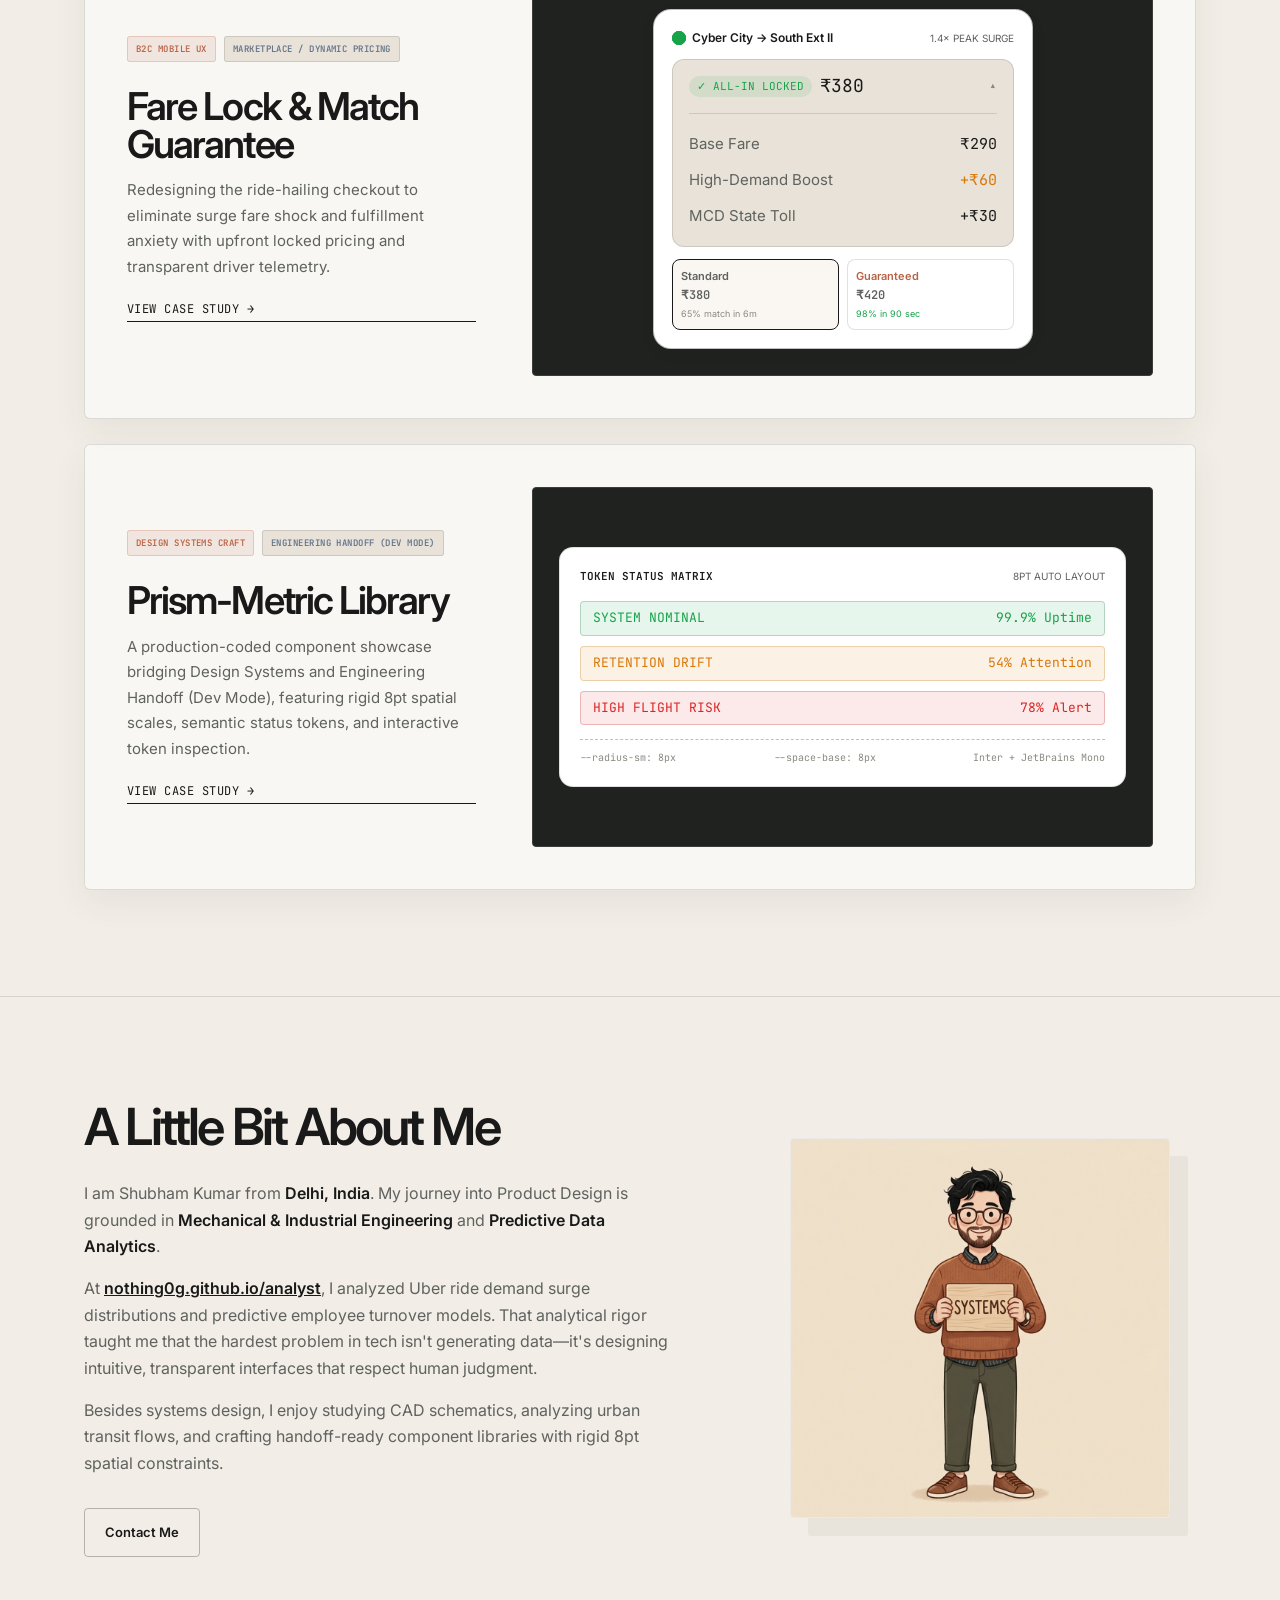
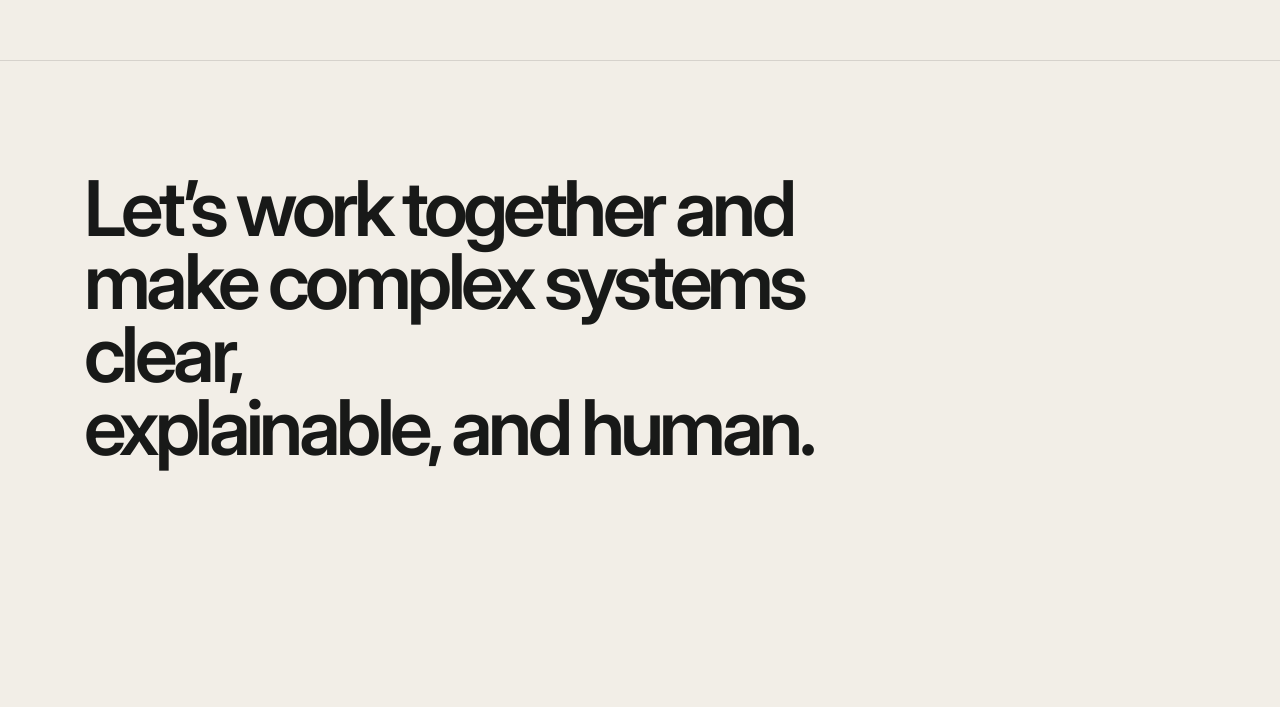
<file: uber-fare-lock.html>
<!DOCTYPE html>
<html lang="en">
<head>
  <meta charset="UTF-8">
  <meta http-equiv="refresh" content="0; url=index.html#/uber">
  <title>Uber Fare Lock & Match Guarantee — Shubham Kumar</title>
  <script>window.location.replace('index.html#/uber');</script>
</head>
<body>
  <p>Redirecting to <a href="index.html#/uber">Uber Fare Lock Case Study</a>...</p>
</body>
</html>
</file>
<file: css/design-system.css>
/* ==========================================================================
   SHUBHAM KUMAR — PORTFOLIO DESIGN SYSTEM
   Template Reference: Figma Editorial Warm Palette + Swiss Precision
   Spec: docs/handoff/03_DESIGN_SYSTEM_SPEC.md & Figma Reference Screenshots
   ========================================================================== */

@import url('https://fonts.googleapis.com/css2?family=Fraunces:opsz,wght@9..144,400;9..144,600;9..144,700&family=Inter:wght@400;500;600;700&family=JetBrains+Mono:wght@400;500;600&display=swap');

:root {
  /* ==========================================================================
     COLOR TOKENS (Exact Figma Template Palette)
     ========================================================================== */
  --canvas:              #FBF1E6;   /* Warm peachy-cream canvas background */
  --canvas-subtle:       #F7EADB;   /* Slightly deeper warm cream for about block */
  --surface-card:        #FFFFFF;   /* Crisp white for work cards */
  --surface-elevated:    #FFFFFF;
  --surface-recessed:    #F7EADB;
  --surface-code:        #F5EBE0;

  /* Ink & Typography */
  --ink-primary:         #1E293B;   /* Deep charcoal slate for serif headlines */
  --ink-secondary:       #555E6D;   /* Refined body text */
  --ink-tertiary:        #848E9F;   /* Muted captions & metadata */
  --ink-ghost:           #B0B9C6;

  /* Accent & Buttons */
  --btn-primary-bg:      #344054;   /* Dark slate charcoal from template */
  --btn-primary-hover:   #1E293B;
  --btn-primary-text:    #FFFFFF;
  
  --btn-secondary-bg:    #FBF1E6;   /* Warm outline button from template */
  --btn-secondary-border:#344054;
  --btn-secondary-text:  #344054;

  --pill-tag-bg:         #FEEEDD;   /* Pill tag peach fill */
  --pill-tag-border:     rgba(220, 150, 80, 0.35);
  --pill-tag-text:       #934F1A;   /* Warm cognac text */

  --accent-blue:         #2563EB;   /* Case study link accent */
  --accent-copper:       #B87333;   /* Copper precision metric accent */
  --hairline:            rgba(0, 0, 0, 0.07);
  --hairline-strong:     rgba(0, 0, 0, 0.14);

  /* Semantic Status Tokens */
  --status-nominal:      #16A34A;
  --status-warning:      #D97706;
  --status-critical:     #DC2626;
  --status-info:         #2563EB;
  --status-nominal-bg:   rgba(22, 163, 74, 0.1);
  --status-warning-bg:   rgba(217, 119, 6, 0.1);
  --status-critical-bg:  rgba(220, 38, 38, 0.1);
  --status-info-bg:      rgba(37, 99, 235, 0.1);
  --accent-subtle:       #B87333;
  --accent-subtle-muted: rgba(184, 115, 51, 0.12);

  /* Typography Stacks */
  --font-serif:          'Fraunces', Georgia, serif;
  --font-sans:           'Inter', -apple-system, BlinkMacSystemFont, "Segoe UI", Roboto, sans-serif;
  --font-mono:           'JetBrains Mono', ui-monospace, monospace;

  /* Typography Scale */
  --type-display-hero:   clamp(2.75rem, 5vw, 3.65rem); /* 44px - 58px */
  --type-display-section:clamp(2rem, 3.5vw, 2.35rem);   /* 32px - 38px */
  --type-display-card:   1.75rem;                       /* 28px */
  --type-body-lead:      1.125rem;                      /* 18px */
  --type-body-md:        1rem;                          /* 16px */
  --type-body-sm:        0.9375rem;                     /* 15px */
  --type-caption:        0.8125rem;                     /* 13px */

  /* Spatial Scale */
  --space-1:             4px;
  --space-2:             8px;
  --space-3:             12px;
  --space-4:             16px;
  --space-5:             24px;
  --space-6:             32px;
  --space-8:             48px;
  --space-10:            64px;
  --space-12:            80px;
  --space-16:            96px;

  /* Border Radii */
  --radius-xs:           4px;
  --radius-sm:           8px;
  --radius-md:           12px;
  --radius-lg:           16px;
  --radius-xl:           24px;
  --radius-btn:          10px;
  --radius-card:         24px;
  --radius-full:         9999px;

  /* Elevation Shadows */
  --shadow-none:         none;
  --shadow-xs:           0 1px 2px rgba(0, 0, 0, 0.04);
  --shadow-sm:           0 2px 8px rgba(0, 0, 0, 0.06);
  --shadow-md:           0 4px 16px rgba(0, 0, 0, 0.08);
  --shadow-lg:           0 12px 32px rgba(0, 0, 0, 0.12);
  --shadow-card:         0 8px 30px rgba(60, 40, 20, 0.04);
  --shadow-card-hover:   0 14px 40px rgba(60, 40, 20, 0.07);
  --shadow-dropdown:     0 12px 36px rgba(0, 0, 0, 0.12);

  /* Animation & Motion Tokens */
  --ease-out:            cubic-bezier(0.16, 1, 0.3, 1);
  --ease-in-out:         cubic-bezier(0.45, 0, 0.55, 1);
  --ease-spring:         cubic-bezier(0.34, 1.56, 0.64, 1);
  --duration-fast:       140ms;
  --duration-normal:     220ms;
  --duration-slow:       360ms;

  /* Layout Widths */
  --container-max:       1120px;
  --editorial-max:       760px;
}

/* Base Reset & Global Styles */
*, *::before, *::after {
  box-sizing: border-box;
  margin: 0;
  padding: 0;
}

html {
  font-size: 16px;
  scroll-behavior: smooth;
  background-color: var(--canvas);
  color: var(--ink-primary);
  -webkit-font-smoothing: antialiased;
  -moz-osx-font-smoothing: grayscale;
}

body {
  font-family: var(--font-sans);
  background-color: var(--canvas);
  color: var(--ink-secondary);
  line-height: 1.6;
  min-height: 100vh;
  overflow-x: hidden;
}

h1, h2, h3, h4, h5, h6 {
  font-family: var(--font-serif);
  color: var(--ink-primary);
  font-weight: 700;
  line-height: 1.2;
}

p {
  color: var(--ink-secondary);
  line-height: 1.65;
}

a {
  color: inherit;
  text-decoration: none;
  transition: all 0.2s ease;
}

button {
  font-family: var(--font-sans);
  cursor: pointer;
  border: none;
  background: none;
}

.container {
  width: 100%;
  max-width: var(--container-max);
  margin-left: auto;
  margin-right: auto;
  padding-left: var(--space-5);
  padding-right: var(--space-5);
}

@media (max-width: 640px) {
  .container {
    padding-left: var(--space-4);
    padding-right: var(--space-4);
  }
}
</file>
<file: css/components.css>
/* ==========================================================================
   SHUBHAM KUMAR — PORTFOLIO COMPONENTS
   Cloning exact layout, whitespace, typography, and card structures
   from Figma Template Reference Screenshots
   ========================================================================== */

/* ==========================================================================
   1. NAVIGATION (Exact Template Header)
   ========================================================================== */
.site-nav {
  position: sticky;
  top: 0;
  z-index: 100;
  width: 100%;
  background: var(--canvas);
  border-bottom: 1px solid var(--hairline);
  padding: 20px 0;
  transition: all 0.25s ease;
}

.nav-inner {
  display: flex;
  align-items: center;
  justify-content: space-between;
}

.nav-links {
  display: flex;
  align-items: center;
  gap: 32px;
  list-style: none;
}

.nav-link {
  font-family: var(--font-sans);
  font-size: 15px;
  font-weight: 500;
  color: #334155;
  transition: color 0.2s ease;
}

.nav-link:hover,
.nav-link.active {
  color: #0F172A;
  font-weight: 600;
}

.nav-right-actions {
  display: flex;
  align-items: center;
  gap: 16px;
}

.nav-analyst-btn {
  display: inline-flex;
  align-items: center;
  gap: 6px;
  font-family: var(--font-mono);
  font-size: 12px;
  font-weight: 500;
  color: var(--btn-primary-bg);
  background: var(--pill-tag-bg);
  border: 1px solid var(--pill-tag-border);
  padding: 6px 14px;
  border-radius: var(--radius-full);
  transition: all 0.2s ease;
}

.nav-analyst-btn:hover {
  background: #FBD5B5;
}

/* ==========================================================================
   2. HERO SECTION (Exact 2-Column Template Layout)
   ========================================================================== */
.hero-section {
  padding: 64px 0 88px 0;
}

.hero-grid {
  display: grid;
  grid-template-columns: 1.15fr 0.85fr;
  align-items: center;
  gap: 56px;
}

@media (max-width: 900px) {
  .hero-grid {
    grid-template-columns: 1fr;
    gap: 40px;
    text-align: left;
  }
}

/* Pill Tag */
.hero-pill-tag {
  display: inline-flex;
  align-items: center;
  gap: 8px;
  background: var(--pill-tag-bg);
  border: 1px solid var(--pill-tag-border);
  color: var(--pill-tag-text);
  padding: 6px 16px;
  border-radius: var(--radius-full);
  font-size: 13px;
  font-weight: 600;
  margin-bottom: 24px;
}

/* Big Serif Headline */
.hero-headline {
  font-family: var(--font-serif);
  font-size: var(--type-display-hero);
  font-weight: 700;
  color: var(--ink-primary);
  line-height: 1.15;
  letter-spacing: -0.02em;
  margin-bottom: 24px;
}

.hero-subtext {
  font-size: 17px;
  line-height: 1.6;
  color: var(--ink-secondary);
  max-width: 520px;
  margin-bottom: 32px;
}

/* Hero Button Pair */
.hero-cta-group {
  display: flex;
  align-items: center;
  gap: 16px;
  flex-wrap: wrap;
}

.btn-primary {
  display: inline-flex;
  align-items: center;
  justify-content: center;
  gap: 10px;
  background: var(--btn-primary-bg);
  color: var(--btn-primary-text);
  font-weight: 600;
  font-size: 15px;
  padding: 13px 26px;
  border-radius: var(--radius-btn);
  border: 1px solid transparent;
  transition: all 0.2s ease;
  box-shadow: 0 4px 14px rgba(52, 64, 84, 0.2);
}

.btn-primary:hover {
  background: var(--btn-primary-hover);
  transform: translateY(-2px);
  box-shadow: 0 6px 18px rgba(52, 64, 84, 0.28);
}

.btn-secondary {
  display: inline-flex;
  align-items: center;
  justify-content: center;
  background: var(--btn-secondary-bg);
  color: var(--btn-secondary-text);
  font-weight: 600;
  font-size: 15px;
  padding: 13px 26px;
  border-radius: var(--radius-btn);
  border: 1.5px solid var(--btn-secondary-border);
  transition: all 0.2s ease;
}

.btn-secondary:hover {
  background: #F5E5D5;
  transform: translateY(-2px);
}

/* Hero Visual / Avatar Card */
.hero-avatar-wrapper {
  position: relative;
  display: flex;
  flex-direction: column;
  align-items: center;
  justify-content: center;
}

.hero-avatar-img {
  width: 100%;
  max-width: 420px;
  aspect-ratio: 1;
  object-fit: cover;
  border-radius: 36px;
  border: 1px solid rgba(0, 0, 0, 0.08);
  box-shadow: var(--shadow-card);
  background: #FFFDF9;
}

.hero-avatar-caption {
  margin-top: 12px;
  font-family: var(--font-serif);
  font-size: 15px;
  color: #64748B;
  font-style: italic;
  display: flex;
  align-items: center;
  gap: 6px;
}

/* ==========================================================================
   3. "MY RECENT WORK" SECTION (Exact Horizontal Cards)
   ========================================================================== */
.work-section {
  padding: 40px 0 80px 0;
}

.section-title {
  font-family: var(--font-serif);
  font-size: var(--type-display-section);
  font-weight: 700;
  color: var(--ink-primary);
  margin-bottom: 36px;
  letter-spacing: -0.01em;
}

.work-cards-stack {
  display: flex;
  flex-direction: column;
  gap: 36px;
}

/* Individual Work Card */
.work-card {
  background: var(--surface-card);
  border-radius: var(--radius-card);
  border: 1px solid var(--hairline);
  box-shadow: var(--shadow-card);
  padding: 44px;
  display: grid;
  grid-template-columns: 4.5fr 7.5fr;
  align-items: center;
  gap: 40px;
  transition: all 0.25s ease;
  position: relative;
}

.work-card:hover {
  box-shadow: var(--shadow-card-hover);
  border-color: var(--hairline-strong);
  transform: translateY(-2px);
}

@media (max-width: 960px) {
  .work-card {
    grid-template-columns: 1fr;
    padding: 28px;
    gap: 28px;
  }
}

.work-card-info {
  display: flex;
  flex-direction: column;
  justify-content: center;
}

.work-card-pill-row {
  display: flex;
  align-items: center;
  gap: 8px;
  margin-bottom: 14px;
  flex-wrap: wrap;
}

.work-badge {
  font-family: var(--font-mono);
  font-size: 11px;
  font-weight: 600;
  text-transform: uppercase;
  padding: 4px 10px;
  border-radius: var(--radius-xs);
  background: var(--surface-recessed);
  color: #64748B;
  border: 1px solid var(--hairline);
}

.work-badge.highlight {
  background: var(--status-nominal-bg);
  color: var(--status-nominal);
  border-color: rgba(22, 163, 74, 0.25);
}

.work-card-title {
  font-family: var(--font-serif);
  font-size: var(--type-display-card);
  font-weight: 700;
  color: var(--ink-primary);
  margin-bottom: 14px;
  line-height: 1.25;
}

.work-card-desc {
  font-size: 15px;
  color: var(--ink-secondary);
  line-height: 1.65;
  margin-bottom: 24px;
}

.work-card-link {
  display: inline-flex;
  align-items: center;
  gap: 8px;
  font-size: 15px;
  font-weight: 600;
  color: var(--accent-blue);
  transition: all 0.2s ease;
}

.work-card-link:hover {
  color: #1D4ED8;
  gap: 12px;
}

/* Card Visual / Interactive Container */
.work-card-preview-container {
  background: #FAF7F2;
  border-radius: 18px;
  border: 1px solid var(--hairline);
  padding: 24px;
  min-height: 340px;
  display: flex;
  flex-direction: column;
  justify-content: center;
  overflow: hidden;
}

/* ==========================================================================
   4. "A LITTLE BIT ABOUT ME" SECTION (Exact Template 2-Column)
   ========================================================================== */
.about-section {
  padding: 80px 0;
  border-top: 1px solid var(--hairline);
}

.about-grid {
  display: grid;
  grid-template-columns: 1.15fr 0.85fr;
  align-items: center;
  gap: 56px;
}

@media (max-width: 900px) {
  .about-grid {
    grid-template-columns: 1fr;
    gap: 40px;
  }
}

.about-text-content h2 {
  margin-bottom: 24px;
}

.about-paragraphs {
  font-size: 15px;
  line-height: 1.75;
  color: var(--ink-secondary);
  display: flex;
  flex-direction: column;
  gap: 16px;
  margin-bottom: 32px;
}

.about-paragraphs strong {
  color: var(--ink-primary);
  font-weight: 600;
}

.about-avatar-img {
  width: 100%;
  max-width: 380px;
  aspect-ratio: 1;
  object-fit: cover;
  border-radius: 36px;
  border: 1px solid rgba(0, 0, 0, 0.08);
  box-shadow: var(--shadow-card);
  background: #FFFDF9;
  display: block;
  margin: 0 auto;
}

/* ==========================================================================
   6. FOOTER / "LET'S WORK TOGETHER..." SECTION
   ========================================================================== */
.footer-cta-section {
  padding: 88px 0 64px 0;
  border-top: 1px solid var(--hairline);
}

.footer-headline {
  font-family: var(--font-serif);
  font-size: clamp(2.2rem, 4vw, 3.2rem);
  font-weight: 700;
  color: var(--ink-primary);
  line-height: 1.2;
  margin-bottom: 32px;
  max-width: 780px;
}

.footer-bottom-bar {
  display: flex;
  align-items: center;
  justify-content: space-between;
  margin-top: 48px;
  padding-top: 32px;
  border-top: 1px solid var(--hairline);
  flex-wrap: wrap;
  gap: 20px;
}

.footer-social-links {
  display: flex;
  align-items: center;
  gap: 20px;
}

.social-icon-link {
  display: inline-flex;
  align-items: center;
  gap: 6px;
  font-size: 14px;
  font-weight: 500;
  color: var(--ink-secondary);
  transition: color 0.2s ease;
}

.social-icon-link:hover {
  color: var(--ink-primary);
}

/* ==========================================================================
   7. CASE STUDY DEEP DIVE MODAL / VIEW
   ========================================================================== */
.case-study-modal {
  display: none;
  position: fixed;
  inset: 0;
  background: rgba(15, 23, 42, 0.7);
  backdrop-filter: blur(8px);
  -webkit-backdrop-filter: blur(8px);
  z-index: 200;
  overflow-y: auto;
  padding: 40px 20px;
}

.case-study-modal.open {
  display: block;
}

.modal-content-container {
  max-width: 1080px;
  margin: 0 auto;
  background: var(--surface-card);
  border-radius: var(--radius-card);
  box-shadow: var(--shadow-dropdown);
  overflow: hidden;
  position: relative;
  border: 1px solid var(--hairline);
}

.modal-close-bar {
  position: sticky;
  top: 0;
  z-index: 50;
  background: var(--surface-card);
  border-bottom: 1px solid var(--hairline);
  padding: 16px 28px;
  display: flex;
  align-items: center;
  justify-content: space-between;
}

.modal-close-btn {
  display: inline-flex;
  align-items: center;
  gap: 6px;
  font-size: 14px;
  font-weight: 600;
  color: var(--ink-secondary);
  padding: 6px 14px;
  border-radius: var(--radius-sm);
  background: var(--surface-recessed);
  border: 1px solid var(--hairline);
  cursor: pointer;
}

.modal-close-btn:hover {
  color: var(--ink-primary);
  background: #EFE2D2;
}

.modal-body {
  padding: 48px;
}

@media (max-width: 768px) {
  .modal-body {
    padding: 24px;
  }
}
</file>
<file: css/animations.css>
/* ==========================================================================
   HEAVY ANIMATION ENGINE & DYNAMIC MOTION SUITE
   Author: Shubham Kumar Portfolio
   Features: Floating elements, 3D card tilt, sonar radar pings,
             spring physics, shimmer lights, sparkline draws, ripple rings
   ========================================================================== */

/* ==========================================================================
   1. KEYFRAMES
   ========================================================================== */

/* Smooth Continuous Levitation (Hero Avatar & Badges) */
@keyframes floatLevitate {
  0% {
    transform: translateY(0px) rotate(0deg);
  }
  50% {
    transform: translateY(-12px) rotate(0.8deg);
  }
  100% {
    transform: translateY(0px) rotate(0deg);
  }
}

@keyframes floatBadge1 {
  0%, 100% {
    transform: translateY(0px) scale(1);
  }
  50% {
    transform: translateY(-8px) scale(1.03);
  }
}

@keyframes floatBadge2 {
  0%, 100% {
    transform: translateY(0px) scale(1);
  }
  50% {
    transform: translateY(10px) scale(0.98);
  }
}

/* Radar Sonar Ping Concentric Waves */
@keyframes sonarPing {
  0% {
    transform: scale(0.8);
    opacity: 0.9;
  }
  50% {
    opacity: 0.4;
  }
  100% {
    transform: scale(2.4);
    opacity: 0;
  }
}

/* Pulsing Multi-Ring Ripple for Status Indicators */
@keyframes ripplePulse {
  0% {
    box-shadow: 0 0 0 0 rgba(22, 163, 74, 0.6), 0 0 0 0 rgba(22, 163, 74, 0.3);
  }
  70% {
    box-shadow: 0 0 0 8px rgba(22, 163, 74, 0), 0 0 0 16px rgba(22, 163, 74, 0);
  }
  100% {
    box-shadow: 0 0 0 0 rgba(22, 163, 74, 0), 0 0 0 0 rgba(22, 163, 74, 0);
  }
}

/* Shimmer Light Sweeping Across Cards */
@keyframes shimmerPass {
  0% {
    transform: translateX(-150%) skewX(-20deg);
  }
  100% {
    transform: translateX(250%) skewX(-20deg);
  }
}

/* Glow Border Breathing */
@keyframes glowBreathe {
  0%, 100% {
    border-color: rgba(52, 64, 84, 0.15);
    box-shadow: 0 8px 30px rgba(60, 40, 20, 0.04);
  }
  50% {
    border-color: rgba(184, 115, 51, 0.4);
    box-shadow: 0 12px 36px rgba(184, 115, 51, 0.12);
  }
}

/* Sparkline SVG Draw-in */
@keyframes drawSparkline {
  from {
    stroke-dashoffset: 120;
  }
  to {
    stroke-dashoffset: 0;
  }
}

/* Counter / Gauge Fill Expansion */
@keyframes fillGauge {
  from {
    width: 0%;
  }
  to {
    width: var(--target-width, 72%);
  }
}

/* Confetti / Particle Pop on Submit */
@keyframes successPop {
  0% {
    transform: scale(0.9);
    opacity: 0;
  }
  50% {
    transform: scale(1.08);
  }
  100% {
    transform: scale(1);
    opacity: 1;
  }
}

/* ==========================================================================
   2. HERO INTERACTIVE ANIMATIONS & FLOATING BADGES
   ========================================================================== */
.hero-avatar-wrapper {
  position: relative;
  animation: floatLevitate 6s ease-in-out infinite;
}

.hero-avatar-wrapper:hover {
  animation-play-state: paused;
}

/* Floating interactive chips on Hero */
.floating-pill {
  position: absolute;
  z-index: 10;
  display: inline-flex;
  align-items: center;
  gap: 8px;
  background: #FFFFFF;
  border: 1px solid rgba(0, 0, 0, 0.08);
  padding: 8px 14px;
  border-radius: var(--radius-full);
  box-shadow: 0 8px 24px rgba(0, 0, 0, 0.08);
  font-family: var(--font-mono);
  font-size: 12px;
  font-weight: 600;
  color: var(--ink-primary);
  pointer-events: auto;
  cursor: default;
  transition: transform 0.3s cubic-bezier(0.34, 1.56, 0.64, 1), box-shadow 0.3s ease;
}

.floating-pill:hover {
  transform: scale(1.12) !important;
  box-shadow: 0 14px 32px rgba(0, 0, 0, 0.14);
}

.floating-pill.pill-top-left {
  top: 10px;
  left: -20px;
  animation: floatBadge1 5s ease-in-out infinite;
}

.floating-pill.pill-bottom-right {
  bottom: 30px;
  right: -20px;
  animation: floatBadge2 5.5s ease-in-out infinite;
}

.floating-pill.pill-top-right {
  top: 60px;
  right: -24px;
  animation: floatBadge1 6s ease-in-out infinite 0.8s;
}

@media (max-width: 900px) {
  .floating-pill {
    display: none;
  }
}

/* ==========================================================================
   3. SCROLL-REVEAL SYSTEM (Intersection Observer Clamping)
   ========================================================================== */
.reveal-on-scroll {
  opacity: 0;
  transform: translateY(40px) scale(0.97);
  transition: opacity 0.8s cubic-bezier(0.16, 1, 0.3, 1),
              transform 0.8s cubic-bezier(0.16, 1, 0.3, 1);
  will-change: opacity, transform;
}

.reveal-on-scroll.is-visible {
  opacity: 1;
  transform: translateY(0) scale(1);
}

/* Stagger delay helpers */
.delay-1 { transition-delay: 0.1s; }
.delay-2 { transition-delay: 0.2s; }
.delay-3 { transition-delay: 0.3s; }

/* ==========================================================================
   4. 3D CARD TILT & SHIMMER HIGHLIGHTS
   ========================================================================== */
.work-card {
  position: relative;
  overflow: hidden;
  transform-style: preserve-3d;
  transition: transform 0.25s cubic-bezier(0.2, 0, 0, 1),
              box-shadow 0.25s ease,
              border-color 0.25s ease;
}

/* Continuous Subtle Shimmer Beam across work cards */
.work-card::before {
  content: "";
  position: absolute;
  top: 0;
  left: 0;
  width: 40%;
  height: 100%;
  background: linear-gradient(
    90deg,
    transparent 0%,
    rgba(255, 255, 255, 0.6) 50%,
    transparent 100%
  );
  pointer-events: none;
  z-index: 5;
  opacity: 0;
  transition: opacity 0.3s ease;
}

.work-card:hover::before {
  opacity: 1;
  animation: shimmerPass 1.4s ease-in-out;
}

/* Magnetic Button Animation */
.btn-primary, .btn-secondary {
  position: relative;
  overflow: hidden;
}

.btn-primary::after {
  content: "";
  position: absolute;
  inset: 0;
  background: linear-gradient(90deg, transparent, rgba(255, 255, 255, 0.2), transparent);
  transform: translateX(-100%);
  transition: transform 0.6s ease;
}

.btn-primary:hover::after {
  transform: translateX(100%);
}

/* ==========================================================================
   5. LIVE PROTOTYPE HEAVY ANIMATIONS
   ========================================================================== */

/* Sparkline Drawing */
.sparkline-path {
  stroke-dasharray: 120;
  stroke-dashoffset: 0;
  animation: drawSparkline 1.8s ease-out forwards;
}

/* Status Dot Wave */
.status-dot-pulse {
  animation: ripplePulse 2.2s infinite;
}

/* Radar Concentric Waves */
.radar-sonar-emitter {
  position: relative;
  width: 14px;
  height: 14px;
  border-radius: 50%;
  background: var(--status-nominal);
  display: inline-block;
}

.radar-sonar-emitter::before,
.radar-sonar-emitter::after {
  content: "";
  position: absolute;
  inset: 0;
  border-radius: 50%;
  border: 1.5px solid var(--status-nominal);
  animation: sonarPing 2.4s cubic-bezier(0.2, 0.6, 0.4, 1) infinite;
}

.radar-sonar-emitter::after {
  animation-delay: 1.2s;
}

/* Switch Physics Spring Bounce */
.switch-control::after {
  transition: transform 0.35s cubic-bezier(0.34, 1.56, 0.64, 1),
              background-color 0.2s ease !important;
}

/* Fare Pill Expand Spring */
.uber-fare-pill-card {
  transition: all 0.35s cubic-bezier(0.16, 1, 0.3, 1) !important;
}

.fare-breakdown-details {
  transform-origin: top;
  animation: successPop 0.3s cubic-bezier(0.16, 1, 0.3, 1);
}

/* Modal Spring Scale Zoom */
.case-study-modal.open .modal-content-container {
  animation: successPop 0.45s cubic-bezier(0.16, 1, 0.3, 1);
}
</file>
<file: css/prototypes.css>
/* ==========================================================================
   INTERACTIVE PROTOTYPES & PLAYGROUNDS STYLESHEET
   RetainOS, Uber Fare Lock, and Prism-Metric Components
   Spec: docs/handoff/03_DESIGN_SYSTEM_SPEC.md & 04_CASE_STUDY_NARRATIVES.md
   ========================================================================== */

/* ==========================================================================
   COMMON PROTOTYPE CONTAINER & CHROME
   ========================================================================== */
.prototype-container {
  background: var(--surface-elevated);
  border: 1px solid var(--hairline);
  border-radius: var(--radius-lg);
  overflow: hidden;
  box-shadow: var(--shadow-sm);
  margin: var(--space-6) 0;
  position: relative;
}

.prototype-header-bar {
  background: var(--surface-code);
  border-bottom: 1px solid var(--hairline);
  padding: 10px var(--space-4);
  display: flex;
  align-items: center;
  justify-content: space-between;
  font-family: var(--font-mono);
  font-size: 11px;
}

.prototype-title-group {
  display: flex;
  align-items: center;
  gap: var(--space-2);
  color: var(--ink-secondary);
}

.prototype-title-group .live-pulse-dot {
  width: 7px;
  height: 7px;
  border-radius: 50%;
  background: var(--accent-subtle);
  animation: pulseSubtle 1.8s infinite;
}

.prototype-controls-hint {
  color: var(--ink-tertiary);
  font-size: 11px;
}

.prototype-body {
  padding: var(--space-5);
  background: var(--surface-elevated);
}

/* ==========================================================================
   1. RETAINOS: RISK TABLE & SIDE-PANEL INSPECTOR
   ========================================================================== */
.retainos-wrapper {
  position: relative;
  overflow: hidden;
  min-height: 480px;
}

/* Table Controls */
.retainos-table-toolbar {
  display: flex;
  align-items: center;
  justify-content: space-between;
  margin-bottom: var(--space-4);
  padding-bottom: var(--space-3);
  border-bottom: 1px solid var(--hairline);
  flex-wrap: wrap;
  gap: var(--space-2);
}

.retainos-filter-group {
  display: flex;
  align-items: center;
  gap: var(--space-2);
}

.retainos-filter-pill {
  font-family: var(--font-mono);
  font-size: 11px;
  padding: 4px 10px;
  border-radius: var(--radius-xs);
  border: 1px solid var(--hairline);
  background: var(--surface-recessed);
  color: var(--ink-secondary);
  cursor: pointer;
  transition: all var(--duration-fast) var(--ease-out);
}

.retainos-filter-pill:hover,
.retainos-filter-pill.active {
  border-color: var(--accent-subtle);
  color: var(--ink-primary);
  background: var(--surface-elevated);
}

.retainos-privacy-tag {
  display: flex;
  align-items: center;
  gap: 6px;
  font-family: var(--font-mono);
  font-size: 11px;
  color: var(--ink-tertiary);
}

/* Data Table */
.retainos-table {
  width: 100%;
  border-collapse: separate;
  border-spacing: 0;
  font-size: var(--type-body-sm);
}

.retainos-table th {
  text-align: left;
  font-family: var(--font-mono);
  font-size: 11px;
  color: var(--ink-tertiary);
  text-transform: uppercase;
  padding: 10px 14px;
  border-bottom: 1px solid var(--hairline-strong);
  background: var(--surface-recessed);
  font-weight: var(--weight-medium);
}

.retainos-table th:first-child { border-top-left-radius: var(--radius-sm); }
.retainos-table th:last-child { border-top-right-radius: var(--radius-sm); }

.retainos-row {
  cursor: pointer;
  transition: all var(--duration-fast) var(--ease-out);
}

.retainos-row td {
  padding: 14px;
  border-bottom: 1px solid var(--hairline);
  vertical-align: middle;
}

.retainos-row:hover td {
  background: var(--surface-recessed);
}

.retainos-row.selected td {
  background: var(--accent-subtle-muted);
  border-bottom-color: rgba(184, 115, 51, 0.4);
}

.cohort-cell {
  display: flex;
  align-items: center;
  gap: var(--space-3);
}

.cohort-avatar {
  width: 32px;
  height: 32px;
  border-radius: var(--radius-sm);
  background: var(--surface-code);
  border: 1px solid var(--hairline);
  display: flex;
  align-items: center;
  justify-content: center;
  font-family: var(--font-mono);
  font-size: 12px;
  font-weight: var(--weight-semibold);
  color: var(--ink-secondary);
}

.cohort-info {
  display: flex;
  flex-direction: column;
}

.cohort-title {
  font-weight: var(--weight-medium);
  color: var(--ink-primary);
}

.cohort-id-mono {
  font-family: var(--font-mono);
  font-size: 11px;
  color: var(--ink-tertiary);
}

.sparkline-svg {
  width: 76px;
  height: 22px;
  vertical-align: middle;
}

.sparkline-path {
  fill: none;
  stroke: var(--accent-subtle);
  stroke-width: 1.5;
}

.sparkline-path.critical { stroke: var(--status-critical); }
.sparkline-path.warning { stroke: var(--status-warning); }
.sparkline-path.nominal { stroke: var(--status-nominal); }

/* Slide-over Side Panel Inspector */
.retainos-drawer {
  position: absolute;
  top: 0;
  right: 0;
  bottom: 0;
  width: 440px;
  max-width: 95%;
  background: var(--surface-elevated);
  border-left: 1px solid var(--hairline-strong);
  box-shadow: var(--shadow-lg);
  transform: translateX(105%);
  transition: transform var(--duration-slow) var(--ease-out);
  z-index: 50;
  display: flex;
  flex-direction: column;
  overflow-y: auto;
}

.retainos-drawer.open {
  transform: translateX(0);
}

.drawer-header {
  padding: var(--space-4) var(--space-5);
  border-bottom: 1px solid var(--hairline);
  display: flex;
  align-items: center;
  justify-content: space-between;
  background: var(--surface-code);
}

.drawer-title-group h4 {
  font-size: var(--type-body-md);
  color: var(--ink-primary);
  margin-bottom: 2px;
}

.drawer-title-group span {
  font-family: var(--font-mono);
  font-size: 11px;
  color: var(--ink-tertiary);
}

.drawer-close-btn {
  width: 28px;
  height: 28px;
  border-radius: var(--radius-xs);
  display: flex;
  align-items: center;
  justify-content: center;
  color: var(--ink-secondary);
  border: 1px solid var(--hairline);
  background: var(--surface-elevated);
  cursor: pointer;
}

.drawer-close-btn:hover {
  color: var(--ink-primary);
  border-color: var(--hairline-strong);
}

.drawer-body {
  padding: var(--space-5);
  display: flex;
  flex-direction: column;
  gap: var(--space-5);
}

/* Risk Score Gauge & Decomposition */
.gauge-card {
  background: var(--surface-recessed);
  border: 1px solid var(--hairline);
  border-radius: var(--radius-md);
  padding: var(--space-4);
}

.gauge-header {
  display: flex;
  align-items: center;
  justify-content: space-between;
  margin-bottom: var(--space-3);
}

.gauge-score-large {
  font-family: var(--font-mono);
  font-size: 2.2rem;
  font-weight: var(--weight-semibold);
  letter-spacing: var(--tracking-mono);
  line-height: 1;
}

.gauge-score-large.critical { color: var(--status-critical); }
.gauge-score-large.warning { color: var(--status-warning); }
.gauge-score-large.nominal { color: var(--status-nominal); }

.gauge-bar-track {
  width: 100%;
  height: 8px;
  background: var(--hairline);
  border-radius: var(--radius-full);
  overflow: hidden;
  margin-bottom: var(--space-2);
}

.gauge-bar-fill {
  height: 100%;
  border-radius: var(--radius-full);
  transition: width var(--duration-normal) var(--ease-out);
}

.gauge-bar-fill.critical { background: var(--status-critical); }
.gauge-bar-fill.warning { background: var(--status-warning); }
.gauge-bar-fill.nominal { background: var(--status-nominal); }

/* Weighted Drivers List (Anti-Black-Box UI) */
.drivers-list-title {
  font-family: var(--font-mono);
  font-size: 11px;
  color: var(--ink-tertiary);
  text-transform: uppercase;
  margin-bottom: var(--space-2);
  display: flex;
  align-items: center;
  justify-content: space-between;
}

.driver-card {
  background: var(--surface-elevated);
  border: 1px solid var(--hairline);
  border-radius: var(--radius-sm);
  padding: var(--space-3);
  margin-bottom: var(--space-2);
}

.driver-card-top {
  display: flex;
  align-items: center;
  justify-content: space-between;
  margin-bottom: 6px;
}

.driver-weight-badge {
  font-family: var(--font-mono);
  font-size: 11px;
  font-weight: var(--weight-semibold);
  padding: 2px 6px;
  border-radius: var(--radius-xs);
  background: var(--status-critical-bg);
  color: var(--status-critical);
}

.driver-text {
  font-size: var(--type-body-sm);
  color: var(--ink-primary);
  line-height: 1.4;
  margin-bottom: 6px;
}

.driver-context {
  font-family: var(--font-mono);
  font-size: 11px;
  color: var(--ink-tertiary);
}

/* ==========================================================================
   2. RETAINOS: WHAT-IF INTERVENTION SIMULATOR
   ========================================================================== */
.simulator-card {
  background: var(--surface-code);
  border: 1px solid var(--hairline-strong);
  border-radius: var(--radius-md);
  padding: var(--space-4);
  margin-top: var(--space-2);
}

.simulator-header {
  display: flex;
  align-items: center;
  justify-content: space-between;
  margin-bottom: var(--space-3);
}

.simulator-title {
  font-family: var(--font-mono);
  font-size: 12px;
  font-weight: var(--weight-semibold);
  color: var(--accent-subtle);
  text-transform: uppercase;
  letter-spacing: var(--tracking-mono);
}

.simulator-toggles-grid {
  display: flex;
  flex-direction: column;
  gap: var(--space-2);
  margin-bottom: var(--space-4);
}

.intervention-toggle-item {
  display: flex;
  align-items: center;
  justify-content: space-between;
  padding: 10px 12px;
  background: var(--surface-elevated);
  border: 1px solid var(--hairline);
  border-radius: var(--radius-sm);
  cursor: pointer;
  transition: all var(--duration-fast) var(--ease-out);
  user-select: none;
}

.intervention-toggle-item:hover {
  border-color: var(--hairline-strong);
}

.intervention-toggle-item.active {
  border-color: var(--status-nominal);
  background: var(--status-nominal-bg);
}

.intervention-info {
  display: flex;
  flex-direction: column;
}

.intervention-name {
  font-size: var(--type-body-sm);
  font-weight: var(--weight-medium);
  color: var(--ink-primary);
}

.intervention-delta {
  font-family: var(--font-mono);
  font-size: 11px;
  color: var(--status-nominal);
}

/* Switch toggle element */
.switch-control {
  width: 36px;
  height: 20px;
  background: var(--hairline-strong);
  border-radius: var(--radius-full);
  position: relative;
  transition: background var(--duration-fast) var(--ease-out);
}

.switch-control::after {
  content: "";
  position: absolute;
  top: 2px;
  left: 2px;
  width: 16px;
  height: 16px;
  background: #FFFFFF;
  border-radius: 50%;
  transition: transform var(--duration-fast) var(--ease-spring);
}

.intervention-toggle-item.active .switch-control {
  background: var(--status-nominal);
}

.intervention-toggle-item.active .switch-control::after {
  transform: translateX(16px);
}

.simulator-result-box {
  display: flex;
  align-items: center;
  justify-content: space-between;
  padding: 12px;
  background: var(--surface-recessed);
  border: 1px solid var(--hairline);
  border-radius: var(--radius-sm);
  margin-bottom: var(--space-4);
}

.sim-delta-label {
  font-family: var(--font-mono);
  font-size: 11px;
  color: var(--ink-tertiary);
  text-transform: uppercase;
}

.sim-score-preview {
  display: flex;
  align-items: baseline;
  gap: var(--space-2);
}

.sim-old-score {
  font-family: var(--font-mono);
  font-size: 14px;
  color: var(--ink-tertiary);
  text-decoration: line-through;
}

.sim-new-score {
  font-family: var(--font-mono);
  font-size: 20px;
  font-weight: var(--weight-semibold);
  color: var(--status-nominal);
}

.btn-workflow {
  width: 100%;
  padding: 12px;
  font-weight: var(--weight-medium);
  font-size: var(--type-body-sm);
}

/* ==========================================================================
   3. UBER FARE LOCK & MATCH GUARANTEE PROTOTYPES
   ========================================================================== */
.uber-phone-frame {
  max-width: 420px;
  margin: 0 auto;
  background: var(--surface-elevated);
  border: 1px solid var(--hairline-strong);
  border-radius: var(--radius-xl);
  overflow: hidden;
  box-shadow: var(--shadow-md);
  position: relative;
}

.phone-speaker-notch {
  height: 22px;
  background: var(--surface-code);
  border-bottom: 1px solid var(--hairline);
  display: flex;
  align-items: center;
  justify-content: space-between;
  padding: 0 var(--space-4);
  font-family: var(--font-mono);
  font-size: 11px;
  color: var(--ink-tertiary);
}

.phone-screen-content {
  padding: var(--space-4);
  display: flex;
  flex-direction: column;
  gap: var(--space-4);
}

/* Zero-Surprise Fare Pill Component */
.uber-fare-pill-card {
  background: var(--surface-recessed);
  border: 1px solid var(--hairline);
  border-radius: var(--radius-md);
  padding: var(--space-3) var(--space-4);
  cursor: pointer;
  transition: all var(--duration-fast) var(--ease-out);
}

.uber-fare-pill-card:hover {
  border-color: var(--hairline-strong);
}

.fare-pill-summary-row {
  display: flex;
  align-items: center;
  justify-content: space-between;
}

.fare-pill-left {
  display: flex;
  align-items: center;
  gap: var(--space-2);
}

.fare-pill-tag {
  display: inline-flex;
  align-items: center;
  gap: 4px;
  font-family: var(--font-mono);
  font-size: 11px;
  color: var(--status-nominal);
  background: var(--status-nominal-bg);
  padding: 2px 8px;
  border-radius: var(--radius-full);
  font-weight: var(--weight-medium);
}

.fare-pill-amount {
  font-family: var(--font-mono);
  font-size: 18px;
  font-weight: var(--weight-semibold);
  color: var(--ink-primary);
}

.fare-pill-chevron {
  font-family: var(--font-mono);
  font-size: 14px;
  color: var(--ink-tertiary);
  transition: transform var(--duration-fast) var(--ease-out);
}

.uber-fare-pill-card.expanded .fare-pill-chevron {
  transform: rotate(180deg);
}

/* Expanded Breakdown */
.fare-breakdown-details {
  display: none;
  margin-top: var(--space-3);
  padding-top: var(--space-3);
  border-top: 1px solid var(--hairline);
  animation: slideDownDrawer var(--duration-fast) var(--ease-out);
}

.uber-fare-pill-card.expanded .fare-breakdown-details {
  display: block;
}

.breakdown-line-item {
  display: flex;
  align-items: center;
  justify-content: space-between;
  padding: 6px 0;
  font-size: var(--type-body-sm);
  color: var(--ink-secondary);
}

.breakdown-line-item .amt {
  font-family: var(--font-mono);
  color: var(--ink-primary);
  font-weight: var(--weight-medium);
}

.breakdown-info-tip {
  display: inline-flex;
  align-items: center;
  justify-content: center;
  width: 14px;
  height: 14px;
  border-radius: 50%;
  background: var(--hairline);
  font-size: 10px;
  color: var(--ink-tertiary);
  margin-left: 4px;
  cursor: help;
  position: relative;
}

.breakdown-guarantee-note {
  margin-top: var(--space-2);
  padding: 6px 8px;
  background: var(--surface-code);
  border-radius: var(--radius-xs);
  font-family: var(--font-mono);
  font-size: 11px;
  color: var(--ink-tertiary);
  display: flex;
  align-items: center;
  gap: 6px;
}

/* Fulfillment Confidence Selector (2-tier toggle) */
.confidence-selector-container {
  display: flex;
  flex-direction: column;
  gap: var(--space-3);
}

.confidence-tier-card {
  background: var(--surface-elevated);
  border: 1px solid var(--hairline);
  border-radius: var(--radius-md);
  padding: var(--space-3) var(--space-4);
  cursor: pointer;
  transition: all var(--duration-fast) var(--ease-out);
  position: relative;
}

.confidence-tier-card:hover {
  border-color: var(--hairline-strong);
}

.confidence-tier-card.selected {
  border-color: var(--accent-subtle);
  background: var(--surface-code);
  box-shadow: 0 0 0 1px var(--accent-subtle);
}

.tier-top-row {
  display: flex;
  align-items: center;
  justify-content: space-between;
  margin-bottom: 6px;
}

.tier-name {
  font-weight: var(--weight-semibold);
  font-size: var(--type-body-sm);
  color: var(--ink-primary);
  display: flex;
  align-items: center;
  gap: 8px;
}

.tier-price-mono {
  font-family: var(--font-mono);
  font-size: 16px;
  font-weight: var(--weight-semibold);
  color: var(--ink-primary);
}

.tier-telemetry-row {
  display: flex;
  align-items: center;
  justify-content: space-between;
  font-family: var(--font-mono);
  font-size: 11px;
  color: var(--ink-secondary);
  margin-top: 4px;
}

.driver-dots-group {
  display: inline-flex;
  align-items: center;
  gap: 4px;
}

.driver-dot {
  width: 6px;
  height: 6px;
  border-radius: 50%;
  background: var(--status-nominal);
}

.sla-badge-amber {
  display: inline-flex;
  align-items: center;
  gap: 4px;
  font-family: var(--font-mono);
  font-size: 11px;
  color: var(--accent-subtle);
  font-weight: var(--weight-medium);
}

/* Post-Booking Live Radar Queue Step-Tracker */
.radar-queue-card {
  background: var(--surface-recessed);
  border: 1px solid var(--hairline);
  border-radius: var(--radius-md);
  padding: var(--space-4);
}

.radar-header {
  display: flex;
  align-items: center;
  justify-content: space-between;
  margin-bottom: var(--space-4);
}

.radar-step-list {
  display: flex;
  flex-direction: column;
  gap: var(--space-3);
  position: relative;
}

.radar-step-item {
  display: flex;
  align-items: flex-start;
  gap: var(--space-3);
  position: relative;
  transition: all var(--duration-normal) var(--ease-out);
  opacity: 0.45;
}

.radar-step-item.active {
  opacity: 1;
}

.radar-step-item.completed {
  opacity: 0.85;
}

.radar-step-icon {
  width: 24px;
  height: 24px;
  border-radius: 50%;
  background: var(--surface-code);
  border: 1px solid var(--hairline-strong);
  display: flex;
  align-items: center;
  justify-content: center;
  font-family: var(--font-mono);
  font-size: 11px;
  color: var(--ink-tertiary);
  flex-shrink: 0;
  transition: all var(--duration-fast) var(--ease-out);
}

.radar-step-item.active .radar-step-icon {
  border-color: var(--accent-subtle);
  color: var(--accent-subtle);
  background: var(--accent-subtle-muted);
}

.radar-step-item.completed .radar-step-icon {
  border-color: var(--status-nominal);
  color: #FFFFFF;
  background: var(--status-nominal);
}

.radar-step-content {
  display: flex;
  flex-direction: column;
}

.radar-step-title {
  font-size: var(--type-body-sm);
  font-weight: var(--weight-medium);
  color: var(--ink-primary);
}

.radar-step-meta {
  font-family: var(--font-mono);
  font-size: 11px;
  color: var(--ink-tertiary);
}

.radar-controls-row {
  display: flex;
  align-items: center;
  justify-content: space-between;
  margin-top: var(--space-4);
  padding-top: var(--space-3);
  border-top: 1px solid var(--hairline);
}

/* ==========================================================================
   4. PRISM-METRIC CRAFT PLAYGROUNDS
   ========================================================================== */
.playground-toolbar {
  display: flex;
  align-items: center;
  justify-content: space-between;
  flex-wrap: wrap;
  gap: var(--space-3);
  padding: var(--space-3) var(--space-4);
  background: var(--surface-code);
  border-bottom: 1px solid var(--hairline);
  font-family: var(--font-mono);
  font-size: 11px;
}

.toolbar-group {
  display: flex;
  align-items: center;
  gap: var(--space-2);
}

.toolbar-label {
  color: var(--ink-tertiary);
  text-transform: uppercase;
}

.toolbar-btn-group {
  display: inline-flex;
  border: 1px solid var(--hairline);
  border-radius: var(--radius-xs);
  overflow: hidden;
  background: var(--surface-elevated);
}

.toolbar-btn {
  padding: 4px 8px;
  font-family: var(--font-mono);
  font-size: 11px;
  color: var(--ink-secondary);
  border-right: 1px solid var(--hairline);
  cursor: pointer;
  transition: all var(--duration-fast) var(--ease-out);
}

.toolbar-btn:last-child {
  border-right: none;
}

.toolbar-btn:hover {
  color: var(--ink-primary);
  background: var(--surface-recessed);
}

.toolbar-btn.active {
  color: var(--ink-primary);
  background: var(--accent-subtle-muted);
  font-weight: var(--weight-medium);
}

/* Status Badge Showcase Grid */
.badges-matrix-grid {
  display: grid;
  grid-template-columns: repeat(4, 1fr);
  gap: var(--space-4);
  padding: var(--space-6);
  background: var(--surface-elevated);
}

@media (max-width: 768px) {
  .badges-matrix-grid {
    grid-template-columns: repeat(2, 1fr);
  }
}

.badge-demo-cell {
  display: flex;
  flex-direction: column;
  align-items: center;
  justify-content: center;
  gap: var(--space-3);
  padding: var(--space-4);
  border: 1px solid var(--hairline);
  border-radius: var(--radius-md);
  background: var(--surface-recessed);
  min-height: 120px;
  position: relative;
}

.badge-token-label {
  font-family: var(--font-mono);
  font-size: 10px;
  color: var(--ink-tertiary);
  text-transform: uppercase;
}

/* Status Badge Component */
.prism-status-badge {
  display: inline-flex;
  align-items: center;
  gap: 6px;
  font-family: var(--font-mono);
  border-radius: var(--radius-xs);
  border: 1px solid transparent;
  transition: all var(--duration-fast) var(--ease-out);
}

/* Densities */
.prism-status-badge.compact {
  padding: 2px 6px;
  font-size: 11px;
}

.prism-status-badge.comfortable {
  padding: 6px 12px;
  font-size: 13px;
}

/* Variants */
.prism-status-badge.nominal {
  color: var(--status-nominal);
  background: var(--status-nominal-bg);
  border-color: rgba(61, 140, 92, 0.3);
}

.prism-status-badge.warning {
  color: var(--status-warning);
  background: var(--status-warning-bg);
  border-color: rgba(196, 132, 29, 0.3);
}

.prism-status-badge.critical {
  color: var(--status-critical);
  background: var(--status-critical-bg);
  border-color: rgba(196, 61, 61, 0.3);
}

.prism-status-badge.info {
  color: var(--status-info);
  background: var(--status-info-bg);
  border-color: rgba(74, 127, 181, 0.3);
}

/* States */
.prism-status-badge.state-hover {
  transform: translateY(-2px);
  box-shadow: var(--shadow-sm);
  filter: brightness(1.15);
}

.prism-status-badge.state-loading {
  position: relative;
  overflow: hidden;
  color: transparent !important;
  background: var(--hairline-strong) !important;
  border-color: transparent !important;
}

.prism-status-badge.state-loading::after {
  content: "";
  position: absolute;
  inset: 0;
  background: linear-gradient(90deg, transparent, rgba(255, 255, 255, 0.3), transparent);
  animation: scanline 1.2s infinite;
}

/* Metric Scrubber Component */
.scrubber-showcase-box {
  padding: var(--space-6);
  background: var(--surface-elevated);
}

.scrubber-control-wrapper {
  max-width: 600px;
  margin: 0 auto;
}

.scrubber-meta-row {
  display: flex;
  align-items: baseline;
  justify-content: space-between;
  margin-bottom: var(--space-3);
}

.scrubber-label {
  font-family: var(--font-mono);
  font-size: 12px;
  color: var(--ink-secondary);
}

.scrubber-value-display {
  font-family: var(--font-mono);
  font-size: 28px;
  font-weight: var(--weight-semibold);
  color: var(--accent-subtle);
}

.metric-scrubber-track {
  width: 100%;
  height: 12px;
  background: var(--surface-recessed);
  border: 1px solid var(--hairline-strong);
  border-radius: var(--radius-full);
  position: relative;
  cursor: ew-resize;
  user-select: none;
}

.metric-scrubber-fill {
  height: 100%;
  background: var(--accent-subtle);
  border-radius: var(--radius-full);
  position: relative;
  pointer-events: none;
}

.metric-scrubber-thumb {
  position: absolute;
  top: 50%;
  right: -8px;
  transform: translateY(-50%);
  width: 18px;
  height: 18px;
  border-radius: 50%;
  background: #FFFFFF;
  border: 2px solid var(--accent-subtle);
  box-shadow: var(--shadow-sm);
  cursor: grab;
}

.metric-scrubber-thumb:active {
  cursor: grabbing;
}

.scrubber-ticks-row {
  display: flex;
  justify-content: space-between;
  margin-top: var(--space-2);
  font-family: var(--font-mono);
  font-size: 11px;
  color: var(--ink-tertiary);
}

/* Dev Mode Inspector Overlay */
.dev-mode-container {
  position: relative;
}

.dev-mode-active .dev-mode-target {
  outline: 1px dashed var(--accent-subtle) !important;
  position: relative;
}

.dev-annotation-tag {
  display: none;
  position: absolute;
  background: rgba(184, 115, 51, 0.95);
  color: #FFFFFF;
  font-family: var(--font-mono);
  font-size: 9px;
  padding: 1px 4px;
  border-radius: 2px;
  pointer-events: none;
  z-index: 10;
  white-space: nowrap;
}

.dev-mode-active .dev-annotation-tag {
  display: block;
}

/* 8pt Grid Overlay for Dev Mode */
.dev-grid-mesh {
  display: none;
  position: absolute;
  inset: 0;
  pointer-events: none;
  z-index: 5;
  background-image: 
    linear-gradient(to right, rgba(184, 115, 51, 0.15) 1px, transparent 1px),
    linear-gradient(to bottom, rgba(184, 115, 51, 0.15) 1px, transparent 1px);
  background-size: 8px 8px;
}

.dev-mode-active .dev-grid-mesh {
  display: block;
}

/* Token Spec Table */
.token-spec-table {
  width: 100%;
  border-collapse: collapse;
  font-size: var(--type-body-sm);
  margin-top: var(--space-4);
}

.token-spec-table th {
  text-align: left;
  font-family: var(--font-mono);
  font-size: 11px;
  color: var(--ink-tertiary);
  text-transform: uppercase;
  padding: 10px 14px;
  border-bottom: 1px solid var(--hairline-strong);
  background: var(--surface-code);
}

.token-spec-table td {
  padding: 12px 14px;
  border-bottom: 1px solid var(--hairline);
  font-family: var(--font-mono);
  font-size: 12px;
  color: var(--ink-secondary);
}

.token-swatch {
  display: inline-block;
  width: 16px;
  height: 16px;
  border-radius: 3px;
  border: 1px solid rgba(0, 0, 0, 0.1);
  vertical-align: middle;
  margin-right: 8px;
}
</file>
<file: css/premium.css>
/* ==========================================================================
   OXIDE / LINEN — premium portfolio layer
   A quiet, authored visual system: warm paper, carbon ink, rust signal, moss state.
   ========================================================================== */
:root {
  --canvas: #f2eee7;
  --canvas-subtle: #e9e3d9;
  --surface-card: #fbfaf7;
  --surface-elevated: #fffdfa;
  --surface-recessed: #e8e2d8;
  --surface-code: #e4ded4;
  --ink-primary: #181918;
  --ink-secondary: #5f625e;
  --ink-tertiary: #888a82;
  --ink-ghost: #b3b4ac;
  --btn-primary-bg: #181918;
  --btn-primary-hover: #353a35;
  --btn-primary-text: #f7f3ec;
  --btn-secondary-bg: transparent;
  --btn-secondary-border: #8e9189;
  --btn-secondary-text: #272a27;
  --pill-tag-bg: #e5ded3;
  --pill-tag-border: #cfc5b7;
  --pill-tag-text: #8c4d39;
  --accent-blue: #667b69;
  --accent-copper: #b96346;
  --accent-subtle: #b96346;
  --accent-subtle-muted: rgba(185, 99, 70, .11);
  --hairline: rgba(24, 25, 24, .13);
  --hairline-strong: rgba(24, 25, 24, .28);
  --font-serif: 'Fraunces', Georgia, serif;
  --font-sans: 'Inter', system-ui, sans-serif;
  --shadow-card: 0 12px 34px rgba(67, 52, 37, .065);
  --shadow-card-hover: 0 22px 48px rgba(67, 52, 37, .11);
  --radius-card: 8px;
  --radius-btn: 4px;
}

html { background: var(--canvas); }
body { background: var(--canvas); color: var(--ink-secondary); }
body::before {
  content: ''; position: fixed; inset: 0; pointer-events: none; z-index: -1; opacity: .6;
  background-image: linear-gradient(rgba(24,25,24,.034) 1px, transparent 1px), linear-gradient(90deg, rgba(24,25,24,.034) 1px, transparent 1px);
  background-size: 48px 48px; mask-image: linear-gradient(to bottom, black, transparent 76%);
}
.container { max-width: 1160px; }
.site-nav { background: rgba(242,238,231,.9); backdrop-filter: blur(16px); border-bottom-color: var(--hairline); padding: 18px 0; }
.site-nav::after { content: 'SK'; position: absolute; left: 50%; top: 50%; transform: translate(-50%, -50%); display: grid; place-items: center; width: 28px; height: 28px; border: 1px solid var(--hairline-strong); border-radius: 50%; color: var(--ink-primary); font: 10px/1 var(--font-mono); letter-spacing: .06em; }
.nav-links { gap: 26px; }
.nav-link { font: 11px/1 var(--font-mono); text-transform: uppercase; letter-spacing: .06em; color: var(--ink-tertiary); }
.nav-link:hover, .nav-link.active { color: var(--ink-primary); font-weight: 500; }
.nav-link.active::after { content: ''; display: inline-block; width: 5px; height: 5px; margin: 0 0 2px 8px; border-radius: 50%; background: var(--accent-copper); }
.nav-analyst-btn { color: var(--ink-primary); background: transparent; border: 1px solid var(--hairline-strong); padding: 8px 12px; font-size: 10px; letter-spacing: .03em; }
.nav-analyst-btn:hover { background: var(--ink-primary); color: var(--canvas); }

.hero-section { position: relative; padding: 104px 0 124px; }
.hero-grid { grid-template-columns: 1.08fr .92fr; gap: 100px; }
.hero-section .hero-grid > div:first-child { position: relative; z-index: 2; }
.hero-pill-tag { background: transparent; border: 0; border-radius: 0; padding: 0; margin-bottom: 30px; font: 11px/1 var(--font-mono); text-transform: uppercase; letter-spacing: .08em; color: var(--accent-copper); }
.hero-pill-tag span:first-child { display: inline-block; width: 7px; height: 7px; margin-right: 10px; border-radius: 50%; background: var(--accent-copper); box-shadow: 0 0 0 5px rgba(185,99,70,.12); vertical-align: 1px; }
.hero-headline { max-width: 720px; font-family: var(--font-sans); font-size: clamp(3.6rem, 7vw, 6.7rem); font-weight: 600; line-height: .94; letter-spacing: -.065em; color: var(--ink-primary); margin-bottom: 32px; }
.hero-headline br:nth-of-type(1) { display: none; }
.hero-headline::after { content: ''; display: block; width: 70px; height: 2px; margin-top: 28px; background: var(--accent-copper); transform-origin: left; animation: lineDraw 900ms var(--ease-out) both 500ms; }
.hero-subtext { max-width: 500px; font-size: 17px; line-height: 1.7; color: var(--ink-secondary); margin-bottom: 36px; }
.hero-cta-group { gap: 22px; }
.btn-primary, .btn-secondary { border-radius: var(--radius-btn); min-height: 48px; padding: 13px 20px; font-size: 13px; transition: transform .3s var(--ease-out), background-color .25s ease, border-color .25s ease, color .25s ease, box-shadow .3s ease; }
.btn-primary { background: var(--ink-primary); box-shadow: 0 5px 0 rgba(185,99,70,.45); }
.btn-primary:hover { background: var(--btn-primary-hover); transform: translateY(-3px); box-shadow: 0 8px 0 rgba(185,99,70,.45); }
.btn-secondary { background: transparent; border: 1px solid var(--hairline-strong); color: var(--ink-primary); }
.btn-secondary:hover { background: var(--ink-primary); border-color: var(--ink-primary); color: var(--canvas); transform: translateY(-3px); }
.hero-avatar-wrapper { min-height: 500px; isolation: isolate; animation: none; }
.hero-avatar-wrapper::before { content: ''; position: absolute; inset: 7% -4% 4% 4%; border: 1px solid var(--hairline-strong); background: linear-gradient(135deg, transparent 0 48%, rgba(185,99,70,.09) 48.2% 49%, transparent 49.2%); z-index: -1; animation: signalShift 10s ease-in-out infinite alternate; }
.hero-avatar-wrapper::after { content: 'FIELD NOTE / 001'; position: absolute; top: 3%; left: 1%; color: var(--ink-tertiary); font: 10px/1 var(--font-mono); letter-spacing: .08em; }
.hero-avatar-img { max-width: 400px; aspect-ratio: 4 / 5; border-radius: 3px; border: 0; box-shadow: 18px 18px 0 var(--canvas-subtle); filter: saturate(.78) contrast(1.04); object-position: center; animation: imageSettle 900ms var(--ease-out) both 260ms; }
.hero-avatar-caption { width: min(400px,100%); margin-top: 18px; justify-content: space-between; font: 10px/1 var(--font-mono); text-transform: uppercase; letter-spacing: .04em; color: var(--ink-tertiary); }
.hero-avatar-caption span:last-child { color: var(--accent-copper); }
.floating-pill { display: none; }

.work-section { padding: 34px 0 106px; }
.section-title { font-family: var(--font-sans); font-size: clamp(2.3rem, 4vw, 3.6rem); font-weight: 600; letter-spacing: -.055em; line-height: 1; }
.work-cards-stack { gap: 24px; }
.work-card { grid-template-columns: .72fr 1.28fr; gap: 56px; padding: 42px; border-radius: 6px; background: rgba(251,250,247,.75); border-color: var(--hairline); box-shadow: var(--shadow-card); transition: transform .55s var(--ease-out), box-shadow .35s ease, border-color .3s ease; }
.work-card:hover { transform: translateY(-5px); box-shadow: var(--shadow-card-hover); border-color: var(--hairline-strong); }
.work-card::before { display: none; }
.work-card-pill-row { margin-bottom: 26px; }
.work-badge { border-radius: 3px; padding: 5px 8px; font-size: 9px; letter-spacing: .05em; }
.work-badge.highlight { background: rgba(185,99,70,.11); color: var(--accent-copper); border-color: rgba(185,99,70,.24); }
.work-card-title { font-family: var(--font-sans); font-size: clamp(2rem, 3vw, 3.2rem); font-weight: 600; letter-spacing: -.05em; line-height: .98; }
.work-card-desc { max-width: 390px; font-size: 15px; line-height: 1.7; }
.work-card-link { color: var(--ink-primary); font: 12px/1 var(--font-mono); text-transform: uppercase; letter-spacing: .04em; border-bottom: 1px solid var(--ink-primary); padding-bottom: 6px; }
.work-card-link:hover { color: var(--accent-copper); gap: 14px; }
.work-card-preview-container { background: #202220; border-color: #3a3d39; border-radius: 4px; min-height: 360px; padding: 26px; }

.about-section { padding: 104px 0; border-top-color: var(--hairline); }
.about-grid { gap: 96px; }
.about-text-content h2 { margin-bottom: 28px; }
.about-paragraphs { font-size: 16px; line-height: 1.75; }
.about-avatar-img { border-radius: 3px; box-shadow: 18px 18px 0 var(--canvas-subtle); filter: saturate(.78); }
.footer-cta-section { padding: 112px 0 52px; border-top-color: var(--hairline); }
.footer-headline { max-width: 800px; font-family: var(--font-sans); font-size: clamp(2.8rem, 6vw, 5.7rem); font-weight: 600; line-height: .95; letter-spacing: -.06em; }
.footer-headline br:nth-of-type(1) { display: none; }
.footer-bottom-bar { border-top-color: var(--hairline); }
.social-icon-link { font: 11px/1 var(--font-mono); text-transform: uppercase; color: var(--ink-tertiary); }
.social-icon-link:hover { color: var(--accent-copper); }
.social-icon-link span { display: none; }

.reveal-on-scroll { transform: translateY(28px); transition: opacity .75s var(--ease-out), transform .75s var(--ease-out); }
.delay-1 { transition-delay: 90ms; } .delay-2 { transition-delay: 180ms; } .delay-3 { transition-delay: 270ms; }

@keyframes lineDraw { from { transform: scaleX(0); opacity: 0; } to { transform: scaleX(1); opacity: 1; } }
@keyframes imageSettle { from { opacity: 0; transform: translateY(18px) scale(.985); } to { opacity: 1; transform: none; } }
@keyframes signalShift { from { transform: translate(0, 0); opacity: .65; } to { transform: translate(10px, -8px); opacity: 1; } }

@media (max-width: 900px) {
  .site-nav::after { display: none; }
  .hero-section { padding: 74px 0 88px; }
  .hero-grid { gap: 70px; }
  .hero-avatar-wrapper { min-height: auto; }
  .hero-avatar-wrapper::before { inset: 4% -3% 6% 3%; }
  .work-card { padding: 28px; }
}
@media (max-width: 640px) {
  .site-nav { padding: 15px 0; }
  .nav-links { gap: 14px; }
  .nav-link { font-size: 9px; }
  .nav-right-actions { display: none; }
  .hero-headline { font-size: clamp(3.1rem, 15vw, 5rem); }
  .hero-avatar-img { width: calc(100% - 16px); margin-left: 8px; }
  .hero-avatar-caption { width: calc(100% - 16px); margin-left: 8px; font-size: 9px; }
  .work-card-preview-container { padding: 14px; min-height: 280px; }
  .footer-bottom-bar { align-items: flex-start; }
}
@media (prefers-reduced-motion: reduce) {
  *, *::before, *::after { animation-duration: .01ms !important; animation-iteration-count: 1 !important; scroll-behavior: auto !important; transition-duration: .01ms !important; }
}


.hero-avatar-wrapper::before { transform: translate3d(var(--hero-x, 0px), var(--hero-y, 0px), 0); transition: transform 700ms var(--ease-out); }
.hero-avatar-img { transform: translate3d(calc(var(--hero-x, 0px) * .35), calc(var(--hero-y, 0px) * .35), 0) rotate(var(--hero-rotate, 0deg)); transition: transform 700ms var(--ease-out); }
@media (prefers-reduced-motion: reduce) { .hero-avatar-wrapper::before, .hero-avatar-img { transform: none; } }
</file>
